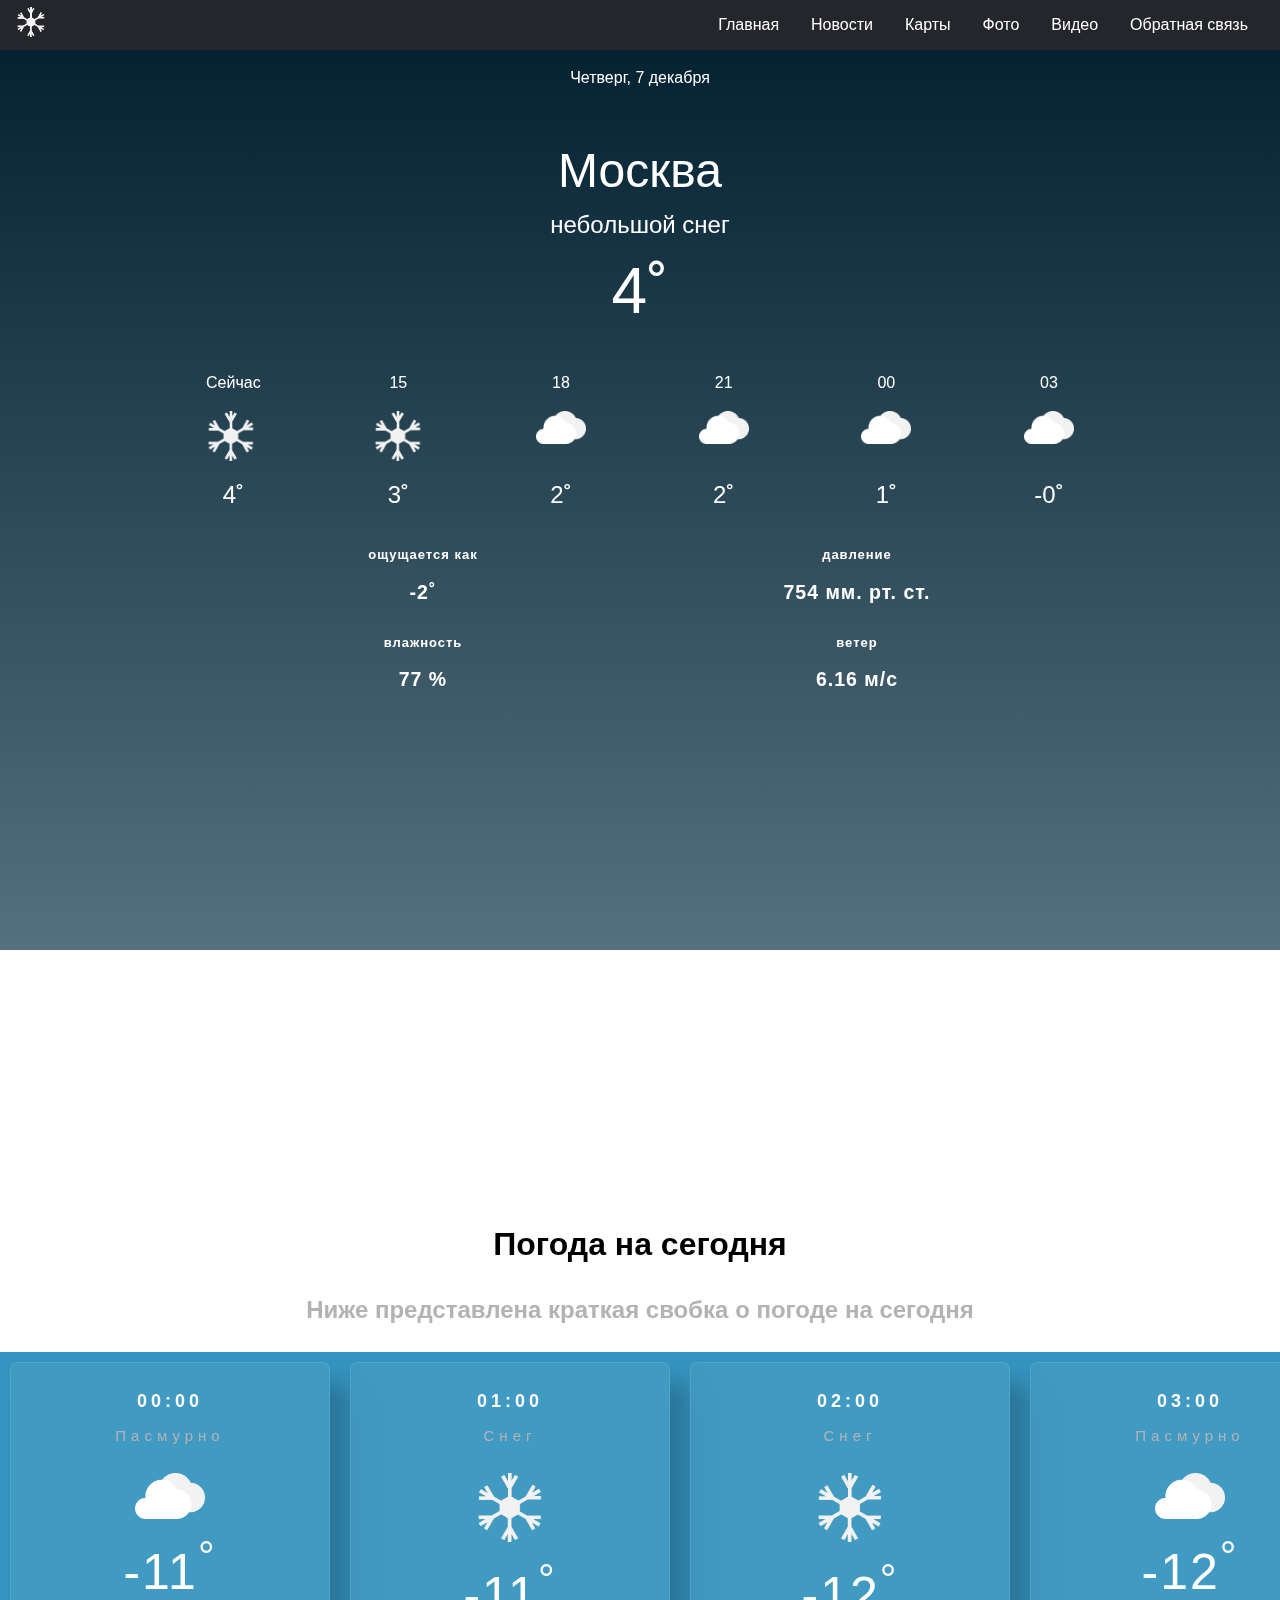
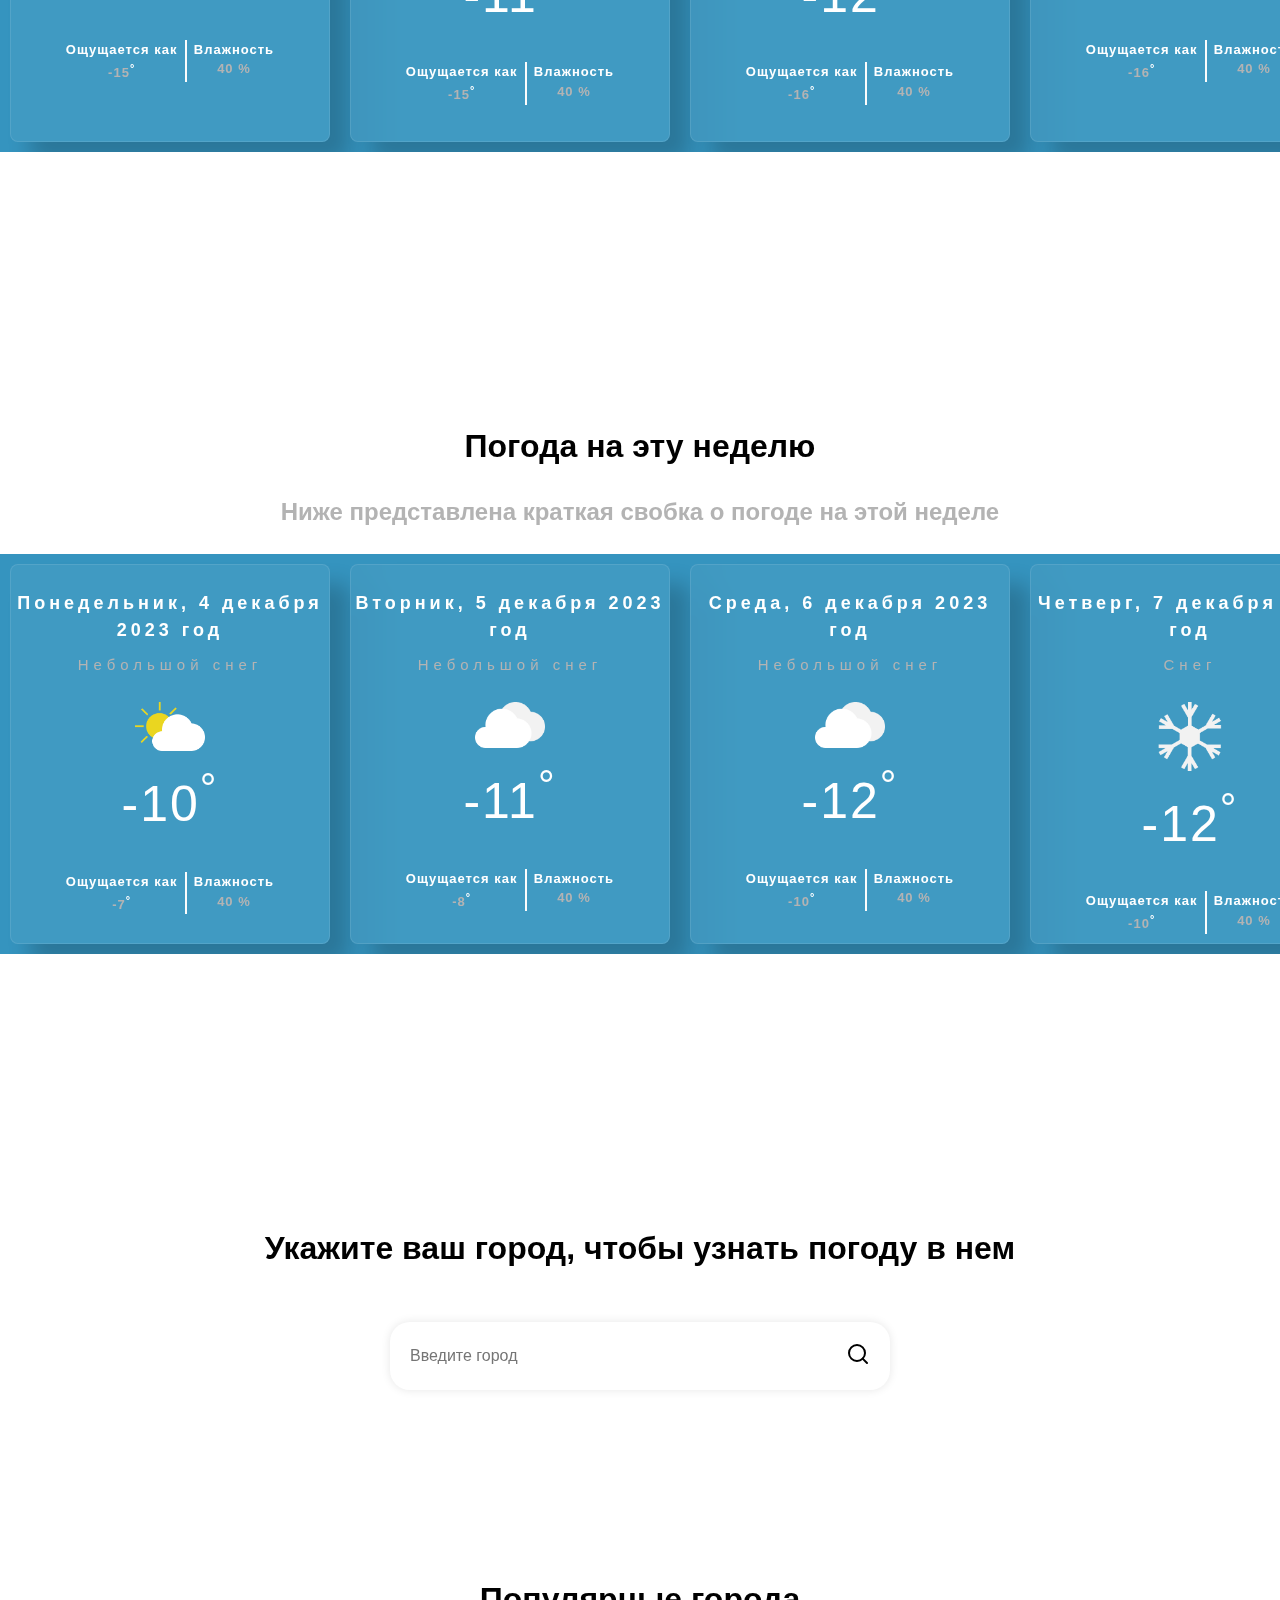
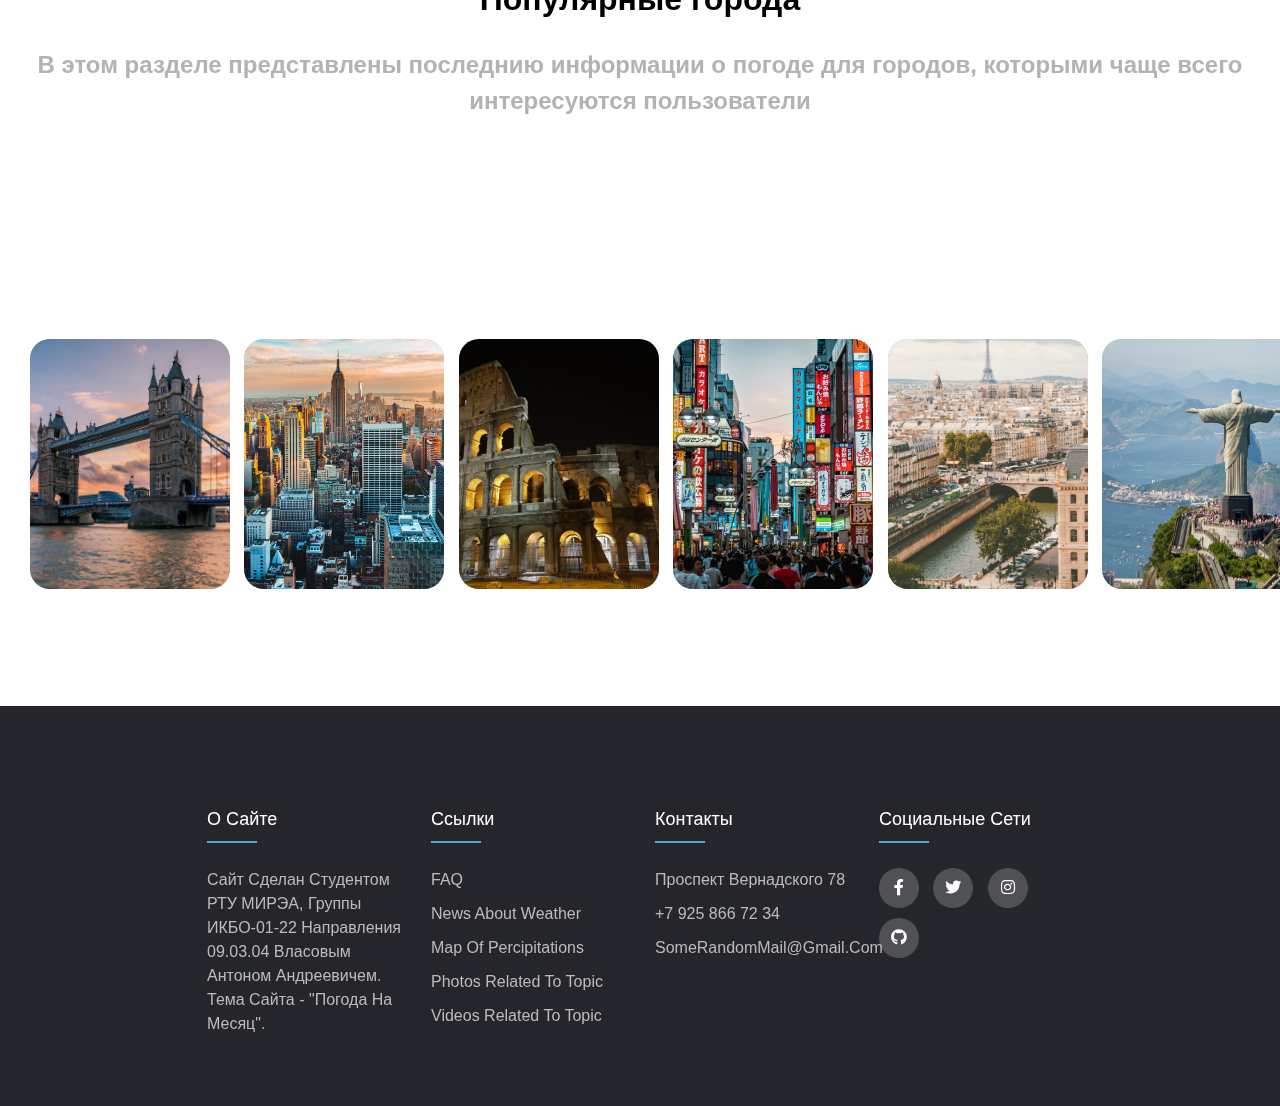
<file: index.html>
<!DOCTYPE html>
<html lang="ru">
<head>
    <meta charset="UTF-8">
    <meta name="viewport" content="width=device-width, initial-scale=1.0">
    <link rel="stylesheet" type="text/css" href="https://cdnjs.cloudflare.com/ajax/libs/font-awesome/5.15.1/css/all.min.css">
    <link rel="stylesheet" href="styles.css">
    <link rel="stylesheet" href="styles/main.css">
    <title>Курсовая работа</title>
</head>
<body>
    <header>
        <meta name="viewport" content="width=device-width, initial-scale=1">
        <section class="top-nav">
            <div>
                <img src="Photos/13d.png" alt="" width="30px" height="30px">
            </div>
            <input id="menu-toggle" type="checkbox" />
            <label class='menu-button-container' for="menu-toggle">
            <div class='menu-button'></div>
            </label>
            <ul class="menu">
                <li><a href="#" class="menU">Главная</a></li>
                <li><a href="News.html" class="menU">Новости</a></li>
                <li><a href="Maps.html" class="menU">Карты</a></li>
                <li><a href="Photos.html" class="menU">Фото</a></li>
                <li><a href="Videos.html" class="menU">Видео</a></li>
                <li><a href="contact.html" class="menU">Обратная связь</a></li>
            </ul>
        </section>
    </header>

    <div class="content">
       <div class="firstObj">
        <div class="weather">
            <div class="weather__inner">
              <div class="current">
                <div>Четверг, 7 декабря</div>
                <div class="headerSpace"></div>
                <div class="current__city"> Москва </div>
                <div class="current__description"> небольшой снег </div>
                <div class="current__temperature"> -15˚</div>
              </div>
        
              <div class="forecast">
                <div class="forecast__item">
                  <div class="forecast__time">Сейчас</div>
                  <div class="forecast__icon icon__01d"></div>
                  <div class="forecast__temperature"> -13˚</div>
                </div>
        
                <div class="forecast__item">
                  <div class="forecast__time"> 18 </div>
                  <div class="forecast__icon icon__01d"></div>
                  <div class="forecast__temperature"> -14˚</div>
                </div>
        
                <div class="forecast__item">
                  <div class="forecast__time"> 21 </div>
                  <div class="forecast__icon icon__04d"></div>
                  <div class="forecast__temperature"> -15˚</div>
                </div>
        
                <div class="forecast__item">
                  <div class="forecast__time"> 00 </div>
                  <div class="forecast__icon icon__04d"></div>
                  <div class="forecast__temperature"> -16˚</div>
                </div>
        
                <div class="forecast__item">
                  <div class="forecast__time"> 03 </div>
                  <div class="forecast__icon icon__02d"></div>
                  <div class="forecast__temperature"> -16˚</div>
                </div>
        
                <div class="forecast__item">
                  <div class="forecast__time"> 06 </div>
                  <div class="forecast__icon icon__02d"></div>
                  <div class="forecast__temperature"> -16˚</div>
                </div>
              </div>
        
              <div class="details">
                <div class="details__row">
                  <div class="details__item feelslike">
                    <div class="details__name">ощущается как</div>
                    <div class="details__value"> -20˚</div>
                  </div>
                  <div class="details__item pressure">
                    <div class="details__name">давление</div>
                    <div class="details__value"> 764 мм. рт. ст.</div>
                  </div>
                </div>
                <div class="details__row">
                  <div class="details__item humidity">
                    <div class="details__name">влажность</div>
                    <div class="details__value"> 89 %</div>
                  </div>
                  <div class="details__item wind">
                    <div class="details__name">ветер</div>
                    <div class="details__value"> 2 м/с</div>
                  </div>
                </div>
              </div>
            </div>
          </div>
          <script src='js/weather.js'></script>
       </div>
       
       <div class="spaceAbove"></div>
       <div>
            <h1 class="BlackText">Погода на сегодня</h1>
            <br>
            <h2 class="greyText">Ниже представлена краткая свобка о погоде на сегодня</h2>
            <br>
        </div>
       <div class="temp">
            <div class="card">
                <h4 class="C4">00:00</h4>
                <h6 class="C6">Пасмурно</h6>
                <img src="Photos/04d.png" alt="icon">
                <h1 class="C1">-11<sup>&deg;</sup></h1>
                <div class="container">
                    <div class="details">
                        <p>Ощущается как</p>
                        <span>-15<sup>&deg;</sup></span>
                    </div>
                    <div class="details">
                        <p>Влажность</p>
                        <span>40 %</span>
                    </div>
                </div>
            </div>
            <div class="card">
                <h4 class="C4">01:00</h4>
                <h6 class="C6">Снег</h6>
                <img src="Photos/13d.png" alt="icon">
                <h1 class="C1">-11<sup>&deg;</sup></h1>
                <div class="container">
                    <div class="details">
                        <p>Ощущается как</p>
                        <span>-15<sup>&deg;</sup></span>
                    </div>
                    <div class="details">
                        <p>Влажность</p>
                        <span>40 %</span>
                    </div>
                </div>
            </div>
            <div class="card">
                <h4 class="C4">02:00</h4>
                <h6 class="C6">Снег</h6>
                <img src="Photos/13d.png" alt="icon">
                <h1 class="C1">-12<sup>&deg;</sup></h1>
                <div class="container">
                    <div class="details">
                        <p>Ощущается как</p>
                        <span>-16<sup>&deg;</sup></span>
                    </div>
                    <div class="details">
                        <p>Влажность</p>
                        <span>40 %</span>
                    </div>
                </div>
            </div>
            <div class="card">
                <h4 class="C4">03:00</h4>
                <h6 class="C6">Пасмурно</h6>
                <img src="Photos/04d.png" alt="icon">
                <h1 class="C1">-12<sup>&deg;</sup></h1>
                <div class="container">
                    <div class="details">
                        <p>Ощущается как</p>
                        <span>-16<sup>&deg;</sup></span>
                    </div>
                    <div class="details">
                        <p>Влажность</p>
                        <span>40 %</span>
                    </div>
                </div>
            </div>
            <div class="card">
                <h4 class="C4">04:00</h4>
                <h6 class="C6">Пасмурно</h6>
                <img src="Photos/04d.png" alt="icon">
                <h1 class="C1">-12<sup>&deg;</sup></h1>
                <div class="container">
                    <div class="details">
                        <p>Ощущается как</p>
                        <span>-16<sup>&deg;</sup></span>
                    </div>
                    <div class="details">
                        <p>Влажность</p>
                        <span>40 %</span>
                    </div>
                </div>
            </div>
            <div class="card">
                <h4 class="C4">05:00</h4>
                <h6 class="C6">Пасмурно</h6>
                <img src="Photos/04d.png" alt="icon">
                <h1 class="C1">-12<sup>&deg;</sup></h1>
                <div class="container">
                    <div class="details">
                        <p>Ощущается как</p>
                        <span>-16<sup>&deg;</sup></span>
                    </div>
                    <div class="details">
                        <p>Влажность</p>
                        <span>40 %</span>
                    </div>
                </div>
            </div>
            <div class="card">
                <h4 class="C4">06:00</h4>
                <h6 class="C6">Пасмурно</h6>
                <img src="Photos/13d.png" alt="icon">
                <h1 class="C1">-12<sup>&deg;</sup></h1>
                <div class="container">
                    <div class="details">
                        <p>Ощущается как</p>
                        <span>-16<sup>&deg;</sup></span>
                    </div>
                    <div class="details">
                        <p>Влажность</p>
                        <span>40 %</span>
                    </div>
                </div>
            </div>
            <div class="card">
                <h4 class="C4">07:00</h4>
                <h6 class="C6">Пасмурно</h6>
                <img src="Photos/04d.png" alt="icon">
                <h1 class="C1">-13<sup>&deg;</sup></h1>
                <div class="container">
                    <div class="details">
                        <p>Ощущается как</p>
                        <span>-17<sup>&deg;</sup></span>
                    </div>
                    <div class="details">
                        <p>Влажность</p>
                        <span>40 %</span>
                    </div>
                </div>
            </div>
            <div class="card">
                <h4 class="C4">08:00</h4>
                <h6 class="C6">Пасмурно</h6>
                <img src="Photos/04d.png" alt="icon">
                <h1 class="C1">-13<sup>&deg;</sup></h1>
                <div class="container">
                    <div class="details">
                        <p>Ощущается как</p>
                        <span>-17<sup>&deg;</sup></span>
                    </div>
                    <div class="details">
                        <p>Влажность</p>
                        <span>40 %</span>
                    </div>
                </div>
            </div>
            <div class="card">
                <h4 class="C4">09:00</h4>
                <h6 class="C6">Пасмурно</h6>
                <img src="Photos/04d.png" alt="icon">
                <h1 class="C1">-13<sup>&deg;</sup></h1>
                <div class="container">
                    <div class="details">
                        <p>Ощущается как</p>
                        <span>-17<sup>&deg;</sup></span>
                    </div>
                    <div class="details">
                        <p>Влажность</p>
                        <span>40 %</span>
                    </div>
                </div>
            </div>
            <div class="card">
                <h4 class="C4">10:00</h4>
                <h6 class="C6">Пасмурно</h6>
                <img src="Photos/04d.png" alt="icon">
                <h1 class="C1">-13<sup>&deg;</sup></h1>
                <div class="container">
                    <div class="details">
                        <p>Ощущается как</p>
                        <span>-17<sup>&deg;</sup></span>
                    </div>
                    <div class="details">
                        <p>Влажность</p>
                        <span>40 %</span>
                    </div>
                </div>
            </div>
            <div class="card">
                <h4 class="C4">11:00</h4>
                <h6 class="C6">Пасмурно</h6>
                <img src="Photos/04d.png" alt="icon">
                <h1 class="C1">-13<sup>&deg;</sup></h1>
                <div class="container">
                    <div class="details">
                        <p>Ощущается как</p>
                        <span>-17<sup>&deg;</sup></span>
                    </div>
                    <div class="details">
                        <p>Влажность</p>
                        <span>40 %</span>
                    </div>
                </div>
            </div>
            <div class="card">
                <h4 class="C4">12:00</h4>
                <h6 class="C6">Пасмурно</h6>
                <img src="Photos/04d.png" alt="icon">
                <h1 class="C1">-13<sup>&deg;</sup></h1>
                <div class="container">
                    <div class="details">
                        <p>Ощущается как</p>
                        <span>-17<sup>&deg;</sup></span>
                    </div>
                    <div class="details">
                        <p>Влажность</p>
                        <span>40 %</span>
                    </div>
                </div>
            </div>
            <div class="card">
                <h4 class="C4">13:00</h4>
                <h6 class="C6">Пасмурно</h6>
                <img src="Photos/02d.png" alt="icon">
                <h1 class="C1">-12<sup>&deg;</sup></h1>
                <div class="container">
                    <div class="details">
                        <p>Ощущается как</p>
                        <span>-16<sup>&deg;</sup></span>
                    </div>
                    <div class="details">
                        <p>Влажность</p>
                        <span>40 %</span>
                    </div>
                </div>
            </div>
            <div class="card">
                <h4 class="C4">14:00</h4>
                <h6 class="C6">Пасмурно</h6>
                <img src="Photos/02d.png" alt="icon">
                <h1 class="C1">-12<sup>&deg;</sup></h1>
                <div class="container">
                    <div class="details">
                        <p>Ощущается как</p>
                        <span>-16<sup>&deg;</sup></span>
                    </div>
                    <div class="details">
                        <p>Влажность</p>
                        <span>40 %</span>
                    </div>
                </div>
            </div>
            <div class="card">
                <h4 class="C4">15:00</h4>
                <h6 class="C6">Пасмурно</h6>
                <img src="Photos/02d.png" alt="icon">
                <h1 class="C1">-12<sup>&deg;</sup></h1>
                <div class="container">
                    <div class="details">
                        <p>Ощущается как</p>
                        <span>-16<sup>&deg;</sup></span>
                    </div>
                    <div class="details">
                        <p>Влажность</p>
                        <span>40 %</span>
                    </div>
                </div>
            </div>
            <div class="card">
                <h4 class="C4">16:00</h4>
                <h6 class="C6">Снег</h6>
                <img src="Photos/13d.png" alt="icon">
                <h1 class="C1">-13<sup>&deg;</sup></h1>
                <div class="container">
                    <div class="details">
                        <p>Ощущается как</p>
                        <span>-17<sup>&deg;</sup></span>
                    </div>
                    <div class="details">
                        <p>Влажность</p>
                        <span>40 %</span>
                    </div>
                </div>
            </div>
            <div class="card">
                <h4 class="C4">17:00</h4>
                <h6 class="C6">Снег</h6>
                <img src="Photos/13d.png" alt="icon">
                <h1 class="C1">-13<sup>&deg;</sup></h1>
                <div class="container">
                    <div class="details">
                        <p>Ощущается как</p>
                        <span>-18<sup>&deg;</sup></span>
                    </div>
                    <div class="details">
                        <p>Влажность</p>
                        <span>40 %</span>
                    </div>
                </div>
            </div>
            <div class="card">
                <h4 class="C4">18:00</h4>
                <h6 class="C6">Пасмурно</h6>
                <img src="Photos/04d.png" alt="icon">
                <h1 class="C1">-14<sup>&deg;</sup></h1>
                <div class="container">
                    <div class="details">
                        <p>Ощущается как</p>
                        <span>-19<sup>&deg;</sup></span>
                    </div>
                    <div class="details">
                        <p>Влажность</p>
                        <span>40 %</span>
                    </div>
                </div>
            </div>
            <div class="card">
                <h4 class="C4">19:00</h4>
                <h6 class="C6">Пасмурно</h6>
                <img src="Photos/04d.png" alt="icon">
                <h1 class="C1">-14<sup>&deg;</sup></h1>
                <div class="container">
                    <div class="details">
                        <p>Ощущается как</p>
                        <span>-19<sup>&deg;</sup></span>
                    </div>
                    <div class="details">
                        <p>Влажность</p>
                        <span>40 %</span>
                    </div>
                </div>
            </div>
            <div class="card">
                <h4 class="C4">20:00</h4>
                <h6 class="C6">Пасмурно</h6>
                <img src="Photos/04d.png" alt="icon">
                <h1 class="C1">-15<sup>&deg;</sup></h1>
                <div class="container">
                    <div class="details">
                        <p>Ощущается как</p>
                        <span>-19<sup>&deg;</sup></span>
                    </div>
                    <div class="details">
                        <p>Влажность</p>
                        <span>40 %</span>
                    </div>
                </div>
            </div>
            <div class="card">
                <h4 class="C4">21:00</h4>
                <h6 class="C6">Пасмурно</h6>
                <img src="Photos/04d.png" alt="icon">
                <h1 class="C1">-15<sup>&deg;</sup></h1>
                <div class="container">
                    <div class="details">
                        <p>Ощущается как</p>
                        <span>-20<sup>&deg;</sup></span>
                    </div>
                    <div class="details">
                        <p>Влажность</p>
                        <span>40 %</span>
                    </div>
                </div>
            </div>
            <div class="card">
                <h4 class="C4">22:00</h4>
                <h6 class="C6">Пасмурно</h6>
                <img src="Photos/04d.png" alt="icon">
                <h1 class="C1">-15<sup>&deg;</sup></h1>
                <div class="container">
                    <div class="details">
                        <p>Ощущается как</p>
                        <span>-20<sup>&deg;</sup></span>
                    </div>
                    <div class="details">
                        <p>Влажность</p>
                        <span>40 %</span>
                    </div>
                </div>
            </div>
            <div class="card">
                <h4 class="C4">23:00</h4>
                <h6 class="C6">Пасмурно</h6>
                <img src="Photos/04d.png" alt="icon">
                <h1 class="C1">-15<sup>&deg;</sup></h1>
                <div class="container">
                    <div class="details">
                        <p>Ощущается как</p>
                        <span>-20<sup>&deg;</sup></span>
                    </div>
                    <div class="details">
                        <p>Влажность</p>
                        <span>40 %</span>
                    </div>
                </div>
            </div>
            <div class="card">
                <h4 class="C4">24:00</h4>
                <h6 class="C6">Пасмурно</h6>
                <img src="Photos/04d.png" alt="icon">
                <h1 class="C1">-15<sup>&deg;</sup></h1>
                <div class="container">
                    <div class="details">
                        <p>Ощущается как</p>
                        <span>-20<sup>&deg;</sup></span>
                    </div>
                    <div class="details">
                        <p>Влажность</p>
                        <span>40 %</span>
                    </div>
                </div>
            </div>
       </div>

        <div class="spaceAbove">

        </div>
        <div class="weeklyUpdate">
            <h1 class="BlackText">Погода на эту неделю</h1>
            <br>
            <h2 class="greyText">Ниже представлена краткая свобка о погоде на этой неделе</h2>
            <br>
        </div>
        <div class="week">
            <div class="temp">
                <div class="card">
                    <h4 class="C4">Понедельник, 4 декабря 2023 год</h4>
                    <h6 class="C6">Небольшой снег</h6>
                    <img src="Photos/02d.png" alt="icon">
                    <h1 class="C1">-10<sup>&deg;</sup></h1>
                    <div class="container">
                        <div class="details">
                            <p>Ощущается как</p>
                            <span>-7<sup>&deg;</sup></span>
                        </div>
                        <div class="details">
                            <p>Влажность</p>
                            <span>40 %</span>
                        </div>
                    </div>
                </div>
                <div class="card">
                    <h4 class="C4">Вторник, 5 декабря 2023 год</h4>
                    <h6 class="C6">Небольшой снег</h6>
                    <img src="Photos/04d.png" alt="icon">
                    <h1 class="C1">-11<sup>&deg;</sup></h1>
                    <div class="container">
                        <div class="details">
                            <p>Ощущается как</p>
                            <span>-8<sup>&deg;</sup></span>
                        </div>
                        <div class="details">
                            <p>Влажность</p>
                            <span>40 %</span>
                        </div>
                    </div>
                </div>
                <div class="card">
                    <h4 class="C4">Среда, 6 декабря 2023 год</h4>
                    <h6 class="C6">Небольшой снег</h6>
                    <img src="Photos/04d.png" alt="icon">
                    <h1 class="C1">-12<sup>&deg;</sup></h1>
                    <div class="container">
                        <div class="details">
                            <p>Ощущается как</p>
                            <span>-10<sup>&deg;</sup></span>
                        </div>
                        <div class="details">
                            <p>Влажность</p>
                            <span>40 %</span>
                        </div>
                    </div>
                </div>
                <div class="card">
                    <h4 class="C4">Четверг, 7 декабря 2023 год</h4>
                    <h6 class="C6">Снег</h6>
                    <img src="Photos/13d.png" alt="icon">
                    <h1 class="C1">-12<sup>&deg;</sup></h1>
                    <div class="container">
                        <div class="details">
                            <p>Ощущается как</p>
                            <span>-10<sup>&deg;</sup></span>
                        </div>
                        <div class="details">
                            <p>Влажность</p>
                            <span>40 %</span>
                        </div>
                    </div>
                </div>
                <div class="card">
                    <h4 class="C4">Пятница, 8 декабря 2023 год</h4>
                    <h6 class="C6">Снег</h6>
                    <img src="Photos/13d.png" alt="icon">
                    <h1 class="C1">-16<sup>&deg;</sup></h1>
                    <div class="container">
                        <div class="details">
                            <p>Ощущается как</p>
                            <span>-20<sup>&deg;</sup></span>
                        </div>
                        <div class="details">
                            <p>Влажность</p>
                            <span>40 %</span>
                        </div>
                    </div>
                </div>
                <div class="card">
                    <h4 class="C4">Суббота, 9 декабря 2023 год</h4>
                    <h6 class="C6">Облачно с прояснениями</h6>
                    <img src="Photos/02d.png" alt="icon">
                    <h1 class="C1">-15<sup>&deg;</sup></h1>
                    <div class="container">
                        <div class="details">
                            <p>Ощущается как</p>
                            <span>-21<sup>&deg;</sup></span>
                        </div>
                        <div class="details">
                            <p>Влажность</p>
                            <span>40 %</span>
                        </div>
                    </div>
                </div>
                <div class="card">
                    <h4 class="C4">Воскресенье, 10 декабря 2023 год</h4>
                    <h6 class="C6">Облачно с прояснениями</h6>
                    <img src="Photos/02d.png" alt="icon">
                    <h1 class="C1">-17<sup>&deg;</sup></h1>
                    <div class="container">
                        <div class="details">
                            <p>Ощущается как</p>
                            <span>-24<sup>&deg;</sup></span>
                        </div>
                        <div class="details">
                            <p>Влажность</p>
                            <span>40 %</span>
                        </div>
                    </div>
                </div>

            </div>
        </div>

       <div class="citySearch">
            <div class="spaceAbove"></div>
            <div class="searchBox">
                <h1 class="BlackText">Укажите ваш город, чтобы узнать погоду в нем</h1>
            </div>
            <div class="searchPanel">
                <div class="search-container">
                    <input type="text" id="city-search" placeholder="Введите город" class="inputCity">
                    <button id="search-button" aria-label="Поиск">
                        <svg xmlns="http://www.w3.org/2000/svg" viewBox="0 0 24 24" width="24" height="24" fill="none" stroke="black" stroke-width="2" stroke-linecap="round" stroke-linejoin="round">
                            <circle cx="11" cy="11" r="8"/>
                            <line x1="21" y1="21" x2="16.65" y2="16.65"/>
                        </svg>
                    </button>
                </div>
            </div>
       </div>
       <div class="lilspace"></div>
       <div class="Citynotif">
            <h1 class="BlackText">Популярные города</h1>
            <br>
            <h2 class="greyText">В этом разделе представлены последнию информации о погоде для городов, которыми чаще всего интересуются пользователи</h2>
       </div>
       <div class="cities">
        <div class="background"></div>
        <div class="background-texture"></div>
    
        <section class="carousel">
          <div class="carousel__container">
            <div class="carousel-item">
              <img
                class="carousel-item__img"
                src="Photos/LNDpic.jpeg"
                alt="people"
              />
              <div class="carousel-item__details">
                <div class="controls">
                  <span>London</span>
                </div>
                <h5 class="carousel-item__details--title">-5˚С  Идет дождь</h5>
                <h6 class="carousel-item__details--subtitle"></h6>
              </div>
            </div>
            <div class="carousel-item">
              <img
                class="carousel-item__img"
                src="Photos/NYpic.jpeg"
                alt="people"
              />
              <div class="carousel-item__details">
                <div class="controls">
                  <span>Нью-Йорк</span>
                  <span></span>
                </div>
                <h5 class="carousel-item__details--title">-15˚С   Пасмурно</h5>
                <h6 class="carousel-item__details--subtitle"></h6>
              </div>
            </div>
            <div class="carousel-item">
              <img
                class="carousel-item__img"
                src="Photos/Romepic.jpeg"
                alt="people"
              />
              <div class="carousel-item__details">
                <div class="controls">
                  <span>Рим</span>
                </div>
                <h5 class="carousel-item__details--title">+10˚С  Солнечно</h5>
                <h6 class="carousel-item__details--subtitle"></h6>
              </div>
            </div>
            <div class="carousel-item">
              <img
                class="carousel-item__img"
                src="Photos/Tokyopic.webp"
                alt="people"
              />
              <div class="carousel-item__details">
                <div class="controls">
                  <span>Токио</span>
                </div>
                <h5 class="carousel-item__details--title">+2˚С Пасмурно</h5>
                <h6 class="carousel-item__details--subtitle"></h6>
              </div>
            </div>
            <div class="carousel-item">
              <img
                class="carousel-item__img"
                src="Photos/Parispic.avif"
                alt="people"
              />
              <div class="carousel-item__details">
                <div class="controls">
                  <span>Париж</span>
                </div>
                <h5 class="carousel-item__details--title">-5˚С Солнечно</h5>
                <h6 class="carousel-item__details--subtitle"></h6>
              </div>
            </div>
            <div class="carousel-item">
              <img
                class="carousel-item__img"
                src="Photos/Riopic.avif"
                alt="people"
              />
              <div class="carousel-item__details">
                <div class="controls">
                  <span>Бразилия</span>
                </div>
                <h5 class="carousel-item__details--title">+19˚С Солнечно</h5>
                <h6 class="carousel-item__details--subtitle"></h6>
              </div>
            </div>
    
            <div class="carousel-item">
              <img
                class="carousel-item__img"
                src="Photos/Moscpic.jpeg"
                alt="people"
              />
              <div class="carousel-item__details">
                <div class="controls">
                  <span>Москва</span>
                </div>
                <h5 class="carousel-item__details--title">-15˚С Снег</h5>
                <h6 class="carousel-item__details--subtitle"></h6>
              </div>
            </div>
          </div>
        </section>
       </div>

    </div>

    <footer class="footer">
        <div class="container">
            <div class="row">
                <div class="footer-col">
                    <h4>О сайте</h4>
                    <ul>
                        <li><a href="#">Сайт сделан студентом РТУ МИРЭА, группы ИКБО-01-22 направления 09.03.04 Власовым Антоном Андреевичем. Тема сайта - "погода на месяц".</a></li>                       
                    </ul>
                </div>
                <div class="footer-col">
                    <h4>Ссылки</h4>
                    <ul>
                        <li><a href="#">FAQ</a></li>
                        <li><a href="#">News about weather</a></li>
                        <li><a href="#">Map of percipitations</a></li>
                        <li><a href="#">Photos related to topic</a></li>
                        <li><a href="#">Videos related to topic</a></li>
                    </ul>
                </div>
                <div class="footer-col">
                    <h4>Контакты</h4>
                    <ul>
                        <li><a href="#">Проспект Вернадского 78</a></li>
                        <li><a href="#">+7 925 866 72 34</a></li>
                        <li><a href="#">SomeRandomMail@gmail.com</a></li>
                    </ul>
                </div>
                <div class="footer-col">
                    <h4>Социальные сети</h4>
                    <div class="social-links">
                        <a href="#"><i class="fab fa-facebook-f"></i></a>
                        <a href="#"><i class="fab fa-twitter"></i></a>
                        <a href="#"><i class="fab fa-instagram"></i></a>
                        <a href="#"><i class="fab fa-github"></i></a>
                    </div>
                </div>
            </div>
        </div>
   </footer>
</body>
</html>
</file>
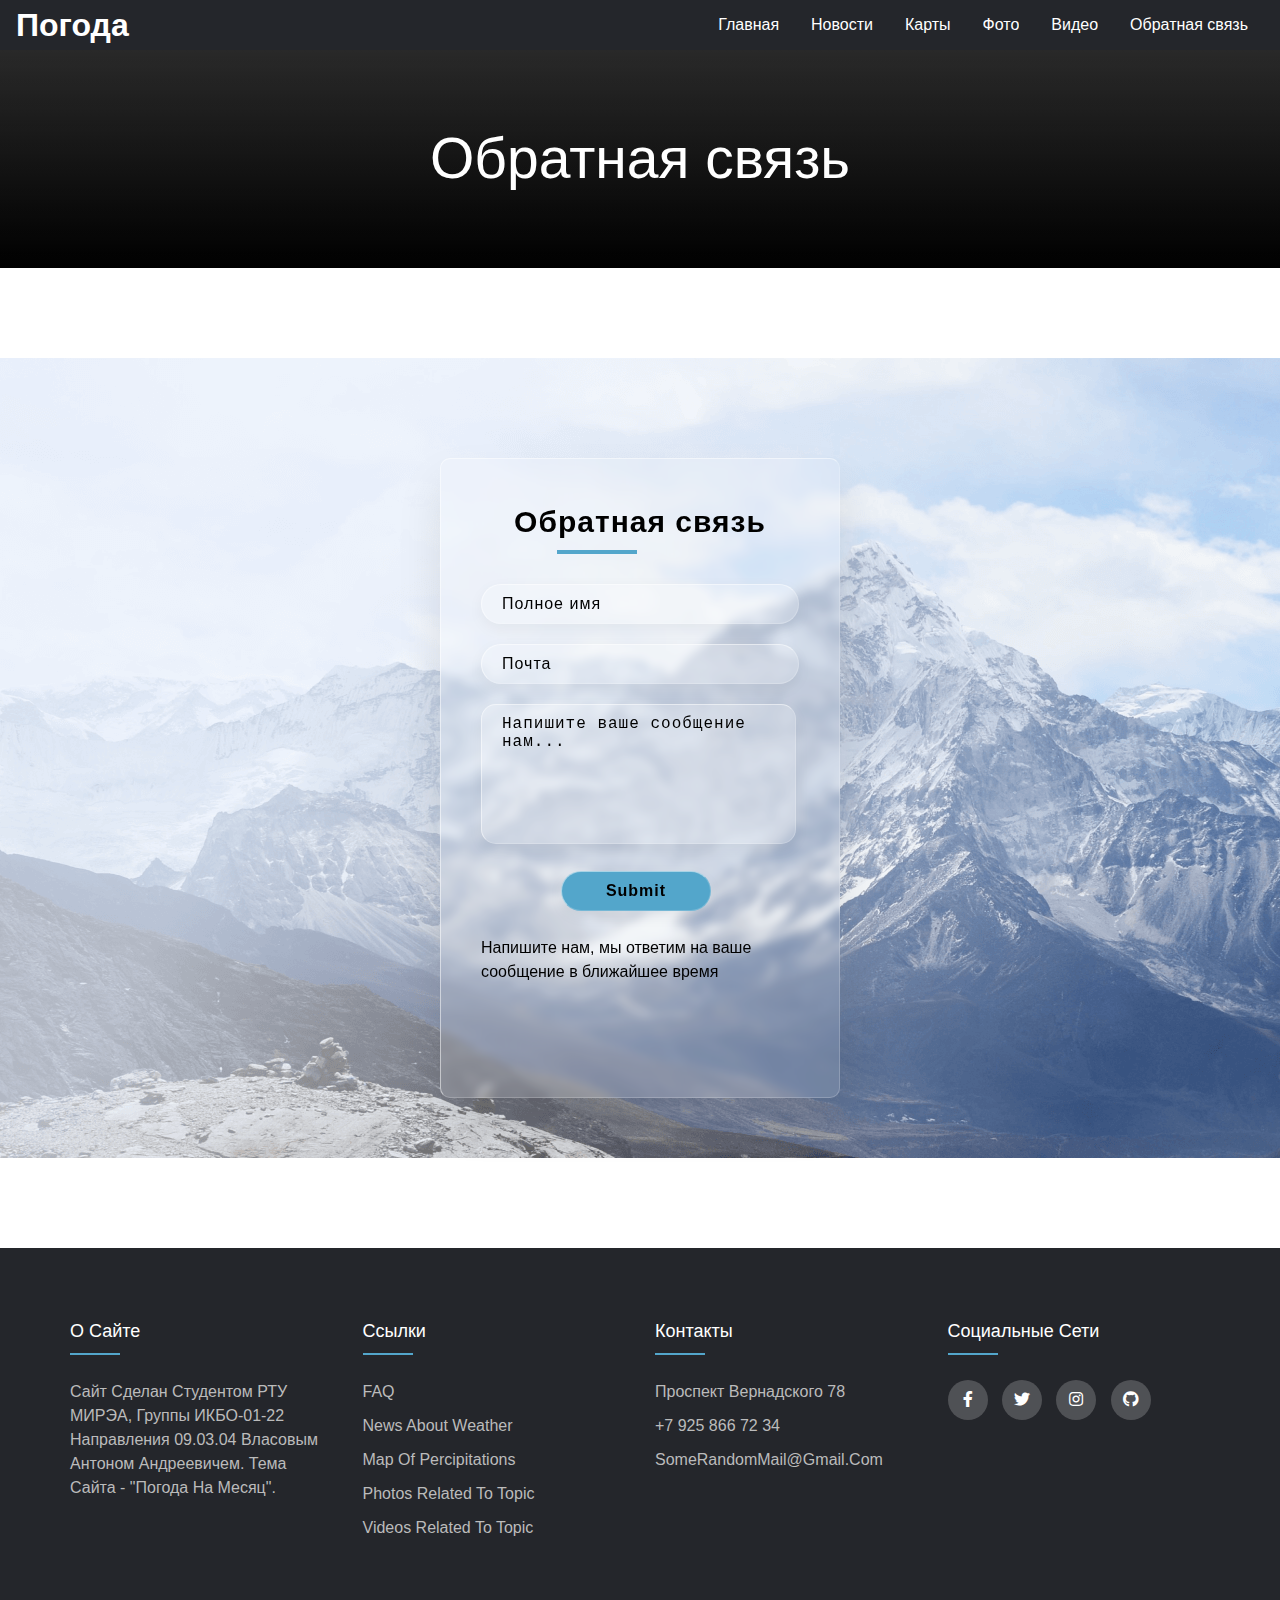
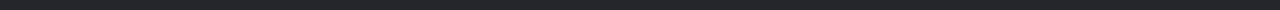
<file: contact.html>
<!DOCTYPE html>
<html lang="ru">
<head>
    <meta charset="UTF-8">
    <meta name="viewport" content="width=device-width, initial-scale=1.0">
    <link rel="stylesheet" type="text/css" href="https://cdnjs.cloudflare.com/ajax/libs/font-awesome/5.15.1/css/all.min.css">
    <link rel="stylesheet" href="contact.css">
    <title>Курсовая работа</title>
</head>
<body>
    <header>
        <meta name="viewport" content="width=device-width, initial-scale=1">
        <section class="top-nav">
            <div>
                <h1>Погода</h1>
            </div>
            <input id="menu-toggle" type="checkbox" />
            <label class='menu-button-container' for="menu-toggle">
            <div class='menu-button'></div>
            </label>
            <ul class="menu">
                <li><a href="index.html" class="menU">Главная</a></li>
                <li><a href="News.html" class="menU">Новости</a></li>
                <li><a href="Maps.html" class="menU">Карты</a></li>
                <li><a href="Photos.html" class="menU">Фото</a></li>
                <li><a href="Videos.html" class="menU">Видео</a></li>
                <li><a href="#" class="menU">Обратная связь</a></li>
            </ul>
        </section>
    </header>


    <div class="content">
        <section class="inner-slider ">
            <div class="container">
                <h2 class="title">Обратная связь</h2>
            </div>
            <div class='clouds'>
                <div class='clouds-1'></div>
                <div class='clouds-2'></div>
                <div class='clouds-3'></div>
            </div>
        </section>

        <div class="spaceAbove"></div>

        <div class="formm">
            <div class="containerr">
                <div class="form">
                    <h2>Обратная связь</h2>
                    <form action="">
                        <div class="inputBx">
                            <input type="text" placeholder="Полное имя">
                        </div>
                        <div class="inputBx">
                            <input type="email" placeholder="Почта">
                        </div>
                        <div class="inputBx">
                            <textarea name="message" id="" placeholder="Напишите ваше сообщение нам..."></textarea>
                        </div>
                        <div class="inputBx">
                            <input type="submit" value="Submit">
                        </div>
                        <p class="text">Напишите нам, мы ответим на ваше сообщение в ближайшее время</p>
                    </form>
                </div>
            </div>
        </div>

        <div class="spaceAbove"></div>
        

    </div>


    <footer class="footer">
        <div class="container">
            <div class="row">
                <div class="footer-col">
                    <h4>О сайте</h4>
                    <ul>
                        <li><a href="#">Сайт сделан студентом РТУ МИРЭА, группы ИКБО-01-22 направления 09.03.04 Власовым Антоном Андреевичем. Тема сайта - "погода на месяц".</a></li>
                        
                    </ul>
                </div>
                <div class="footer-col">
                    <h4>Ссылки</h4>
                    <ul>
                        <li><a href="#">FAQ</a></li>
                        <li><a href="#">News about weather</a></li>
                        <li><a href="#">Map of percipitations</a></li>
                        <li><a href="#">Photos related to topic</a></li>
                        <li><a href="#">Videos related to topic</a></li>
                    </ul>
                </div>
                <div class="footer-col">
                    <h4>Контакты</h4>
                    <ul>
                        <li><a href="#">Проспект Вернадского 78</a></li>
                        <li><a href="#">+7 925 866 72 34</a></li>
                        <li><a href="#">SomeRandomMail@gmail.com</a></li>
                    </ul>
                </div>
                <div class="footer-col">
                    <h4>Социальные сети</h4>
                    <div class="social-links">
                        <a href="#"><i class="fab fa-facebook-f"></i></a>
                        <a href="#"><i class="fab fa-twitter"></i></a>
                        <a href="#"><i class="fab fa-instagram"></i></a>
                        <a href="#"><i class="fab fa-github"></i></a>
                    </div>
                </div>
            </div>
        </div>
   </footer>
</body>
</file>
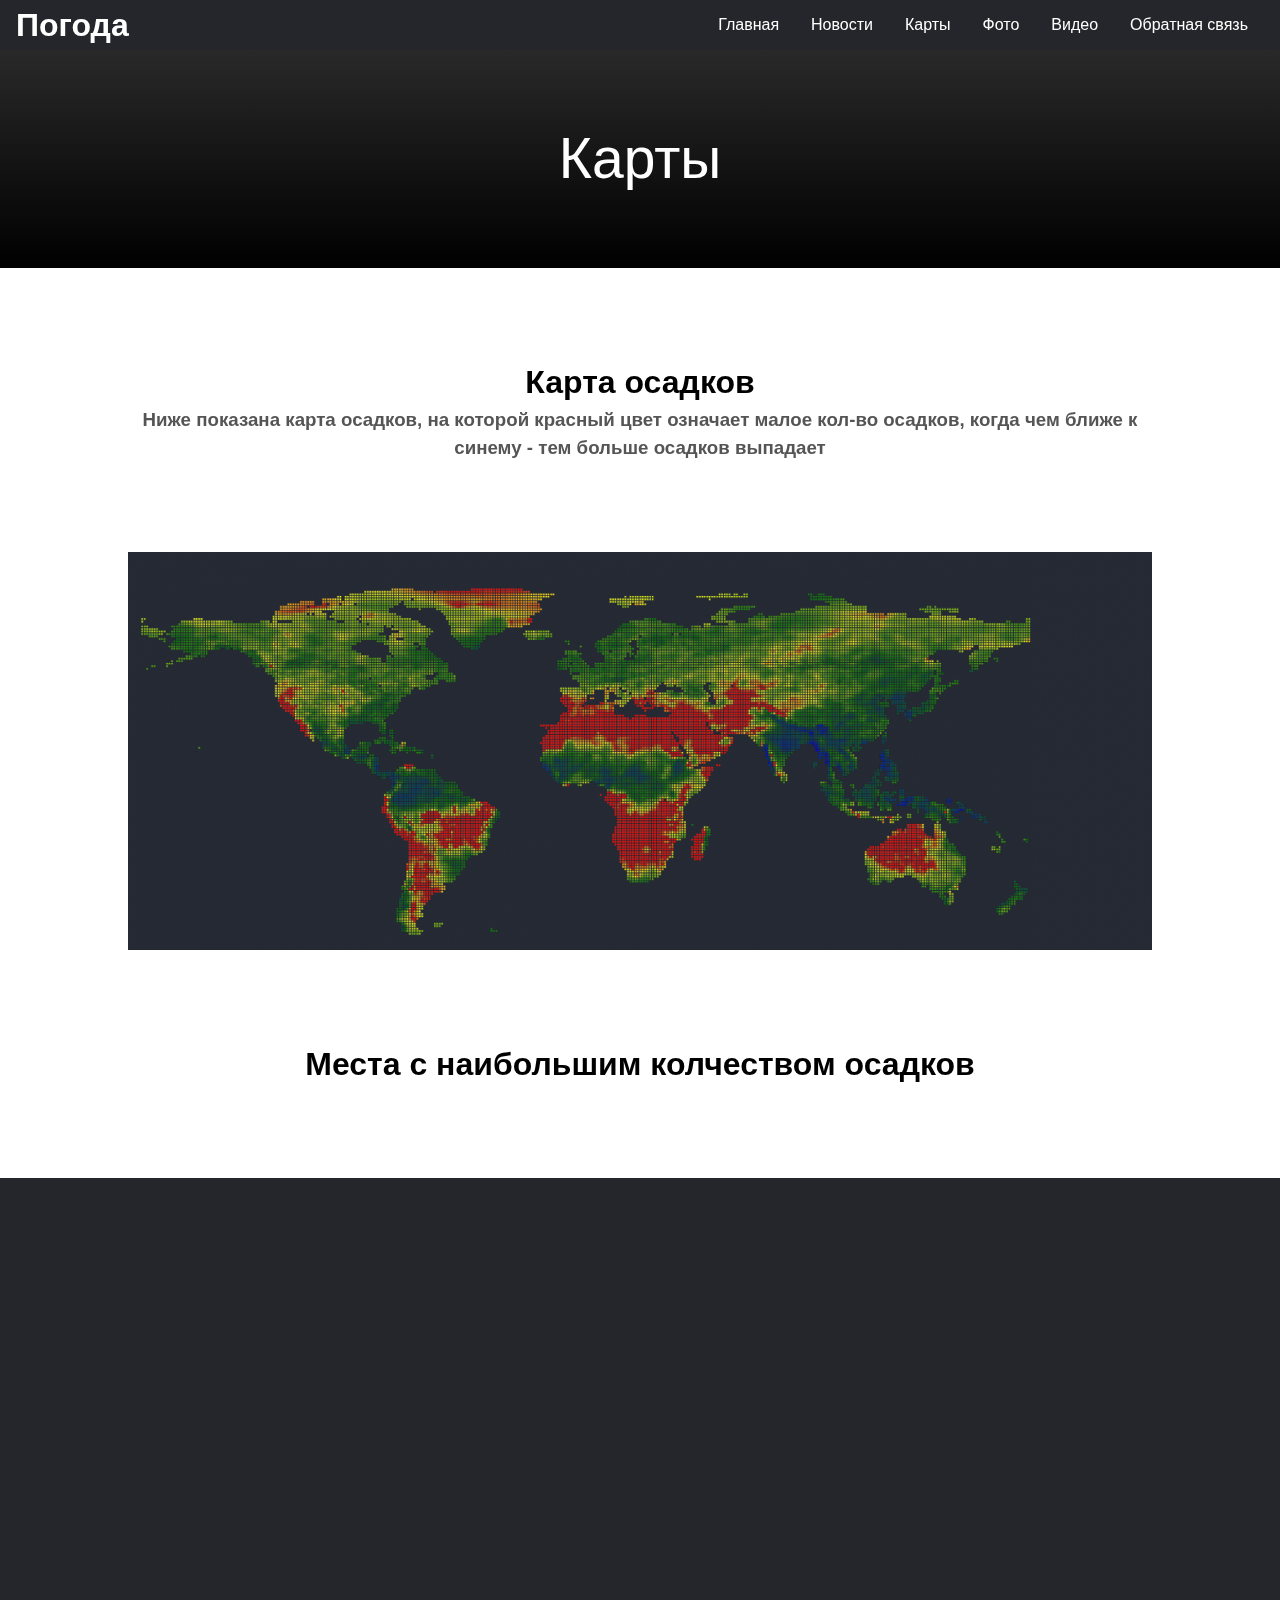
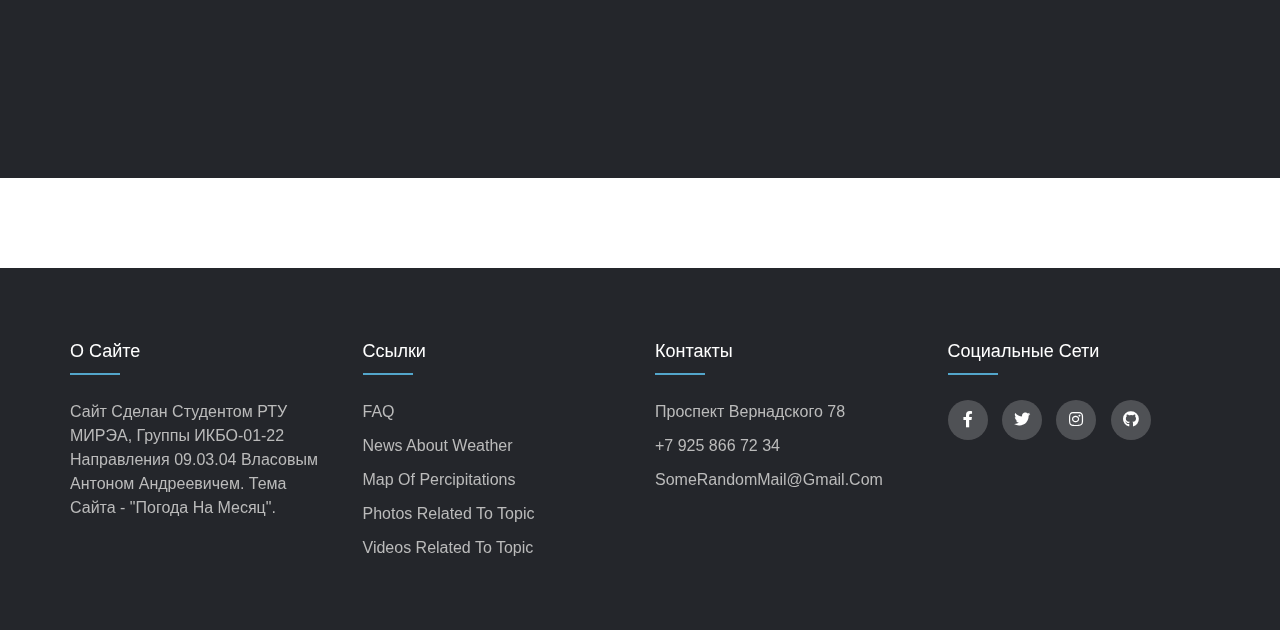
<file: Maps.html>
<!DOCTYPE html>
<html lang="ru">
<head>
    <meta charset="UTF-8">
    <meta name="viewport" content="width=device-width, initial-scale=1.0">
    <link rel="stylesheet" type="text/css" href="https://cdnjs.cloudflare.com/ajax/libs/font-awesome/5.15.1/css/all.min.css">
    <link rel="stylesheet" href="Maps.css">
    <title>Курсовая работа</title>
</head>
<body>
    <header>
        <meta name="viewport" content="width=device-width, initial-scale=1">
        <section class="top-nav">
            <div>
                <h1>Погода</h1>
            </div>
            <input id="menu-toggle" type="checkbox" />
            <label class='menu-button-container' for="menu-toggle">
            <div class='menu-button'></div>
            </label>
            <ul class="menu">
                <li><a href="index.html" class="menU">Главная</a></li>
                <li><a href="News.html" class="menU">Новости</a></li>
                <li><a href="#" class="menU">Карты</a></li>
                <li><a href="Photos.html" class="menU">Фото</a></li>
                <li><a href="Videos.html" class="menU">Видео</a></li>
                <li><a href="contact.html" class="menU">Обратная связь</a></li>
            </ul>
        </section>
    </header>


    <div class="content">
        <section class="inner-slider ">
            <div class="container">
                <h2 class="title">Карты</h2>
            </div>
            <div class='clouds'>
                <div class='clouds-1'></div>
                <div class='clouds-2'></div>
                <div class='clouds-3'></div>
            </div>
        </section>


        <div class="spaceAbove"></div>
        <div class="desc">
            <h1 class="rainMap">Карта осадков</h1>
        </div>
        <div class="describ">
            <h3 class="describb">Ниже показана карта осадков, на которой красный цвет означает малое кол-во осадков, когда чем ближе к синему - тем больше осадков выпадает</h3>
        </div>
        <div class="spaceAbove"></div>
        <div class="FirstMap">
            <img src="Photos/rainmap.png" alt="" class="rainMap1" >
        </div>
        <div class="spaceAbove"></div>
        <div class="desc">
            <h1 class="rainMap">Места с наибольшим колчеством осадков</h1>
        </div>
        <div class="spaceAbove"></div>
        <div class="Map">
            <div class="Elem">
                <iframe src="https://www.google.com/maps/embed?pb=!1m18!1m12!1m3!1d14800600.913332662!2d-2.9246725939749703!3d63.07452743341!2m3!1f0!2f0!3f0!3m2!1i1024!2i768!4f13.1!3m3!1m2!1s0x461268458f4de5bf%3A0xa1b03b9db864d02b!2z0J3QvtGA0LLQtdCz0LjRjw!5e0!3m2!1sru!2sru!4v1701942548060!5m2!1sru!2sru" width="600" height="450" style="border:0;" allowfullscreen="" loading="lazy" referrerpolicy="no-referrer-when-downgrade"></iframe>
            </div>
            <div class="Elem">
                <iframe src="https://www.google.com/maps/embed?pb=!1m18!1m12!1m3!1d19798181.635283995!2d-25.36344621773572!3d52.71829248984887!2m3!1f0!2f0!3f0!3m2!1i1024!2i768!4f13.1!3m3!1m2!1s0x25a3b1142c791a9%3A0xc4f8a0433288257a!2z0JLQtdC70LjQutC-0LHRgNC40YLQsNC90LjRjw!5e0!3m2!1sru!2sru!4v1701943041691!5m2!1sru!2sru" width="600" height="450" style="border:0;" allowfullscreen="" loading="lazy" referrerpolicy="no-referrer-when-downgrade"></iframe>
            </div>
            <div class="Elem">
                <iframe src="https://www.google.com/maps/embed?pb=!1m18!1m12!1m3!1d4916051.784316816!2d-17.688383586826728!3d53.012886001650166!2m3!1f0!2f0!3f0!3m2!1i1024!2i768!4f13.1!3m3!1m2!1s0x4859bae45c4027fb%3A0xcf7c1234cedbf408!2z0JjRgNC70LDQvdC00LjRjw!5e0!3m2!1sru!2sru!4v1701943236360!5m2!1sru!2sru" width="600" height="450" style="border:0;" allowfullscreen="" loading="lazy" referrerpolicy="no-referrer-when-downgrade"></iframe>
            </div>
            <div class="Elem">
                <iframe src="https://www.google.com/maps/embed?pb=!1m18!1m12!1m3!1d511631.2449317479!2d29.433959782489065!3d59.93945046976641!2m3!1f0!2f0!3f0!3m2!1i1024!2i768!4f13.1!3m3!1m2!1s0x4696378cc74a65ed%3A0x6dc7673fab848eff!2z0KHQsNC90LrRgi3Qn9C10YLQtdGA0LHRg9GA0LM!5e0!3m2!1sru!2sru!4v1701943336566!5m2!1sru!2sru" width="600" height="450" style="border:0;" allowfullscreen="" loading="lazy" referrerpolicy="no-referrer-when-downgrade"></iframe>
            </div>
            <div class="Elem">
                <iframe src="https://www.google.com/maps/embed?pb=!1m18!1m12!1m3!1d30767175.174119063!2d60.94705974433099!3d19.72289531108021!2m3!1f0!2f0!3f0!3m2!1i1024!2i768!4f13.1!3m3!1m2!1s0x30635ff06b92b791%3A0xd78c4fa1854213a6!2z0JjQvdC00LjRjw!5e0!3m2!1sru!2sru!4v1701943395258!5m2!1sru!2sru" width="600" height="450" style="border:0;" allowfullscreen="" loading="lazy" referrerpolicy="no-referrer-when-downgrade"></iframe>
            </div>
            <div class="Elem">
                <iframe src="https://www.google.com/maps/embed?pb=!1m18!1m12!1m3!1d30767175.174119063!2d60.94705974433099!3d19.72289531108021!2m3!1f0!2f0!3f0!3m2!1i1024!2i768!4f13.1!3m3!1m2!1s0x2c4c07d7496404b7%3A0xe37b4de71badf485!2z0JjQvdC00L7QvdC10LfQuNGP!5e0!3m2!1sru!2sru!4v1701943439376!5m2!1sru!2sru" width="600" height="450" style="border:0;" allowfullscreen="" loading="lazy" referrerpolicy="no-referrer-when-downgrade"></iframe>
            </div>
            <div class="Elem">
                <iframe src="https://www.google.com/maps/embed?pb=!1m18!1m12!1m3!1d16013006.446974881!2d111.91368853312547!3d11.52131130368762!2m3!1f0!2f0!3f0!3m2!1i1024!2i768!4f13.1!3m3!1m2!1s0x324053215f87de63%3A0x784790ef7a29da57!2z0KTQuNC70LjQv9C_0LjQvdGL!5e0!3m2!1sru!2sru!4v1701943468408!5m2!1sru!2sru" width="600" height="450" style="border:0;" allowfullscreen="" loading="lazy" referrerpolicy="no-referrer-when-downgrade"></iframe>
            </div>
        </div>
        <div class="spaceAbove"></div>

    </div>



    <footer class="footer">
        <div class="container">
            <div class="row">
                <div class="footer-col">
                    <h4>О сайте</h4>
                    <ul>
                        <li><a href="#">Сайт сделан студентом РТУ МИРЭА, группы ИКБО-01-22 направления 09.03.04 Власовым Антоном Андреевичем. Тема сайта - "погода на месяц".</a></li>
                        
                    </ul>
                </div>
                <div class="footer-col">
                    <h4>Ссылки</h4>
                    <ul>
                        <li><a href="#">FAQ</a></li>
                        <li><a href="#">News about weather</a></li>
                        <li><a href="#">Map of percipitations</a></li>
                        <li><a href="#">Photos related to topic</a></li>
                        <li><a href="#">Videos related to topic</a></li>
                    </ul>
                </div>
                <div class="footer-col">
                    <h4>Контакты</h4>
                    <ul>
                        <li><a href="#">Проспект Вернадского 78</a></li>
                        <li><a href="#">+7 925 866 72 34</a></li>
                        <li><a href="#">SomeRandomMail@gmail.com</a></li>
                    </ul>
                </div>
                <div class="footer-col">
                    <h4>Социальные сети</h4>
                    <div class="social-links">
                        <a href="#"><i class="fab fa-facebook-f"></i></a>
                        <a href="#"><i class="fab fa-twitter"></i></a>
                        <a href="#"><i class="fab fa-instagram"></i></a>
                        <a href="#"><i class="fab fa-github"></i></a>
                    </div>
                </div>
            </div>
        </div>
   </footer>
</body>
</file>
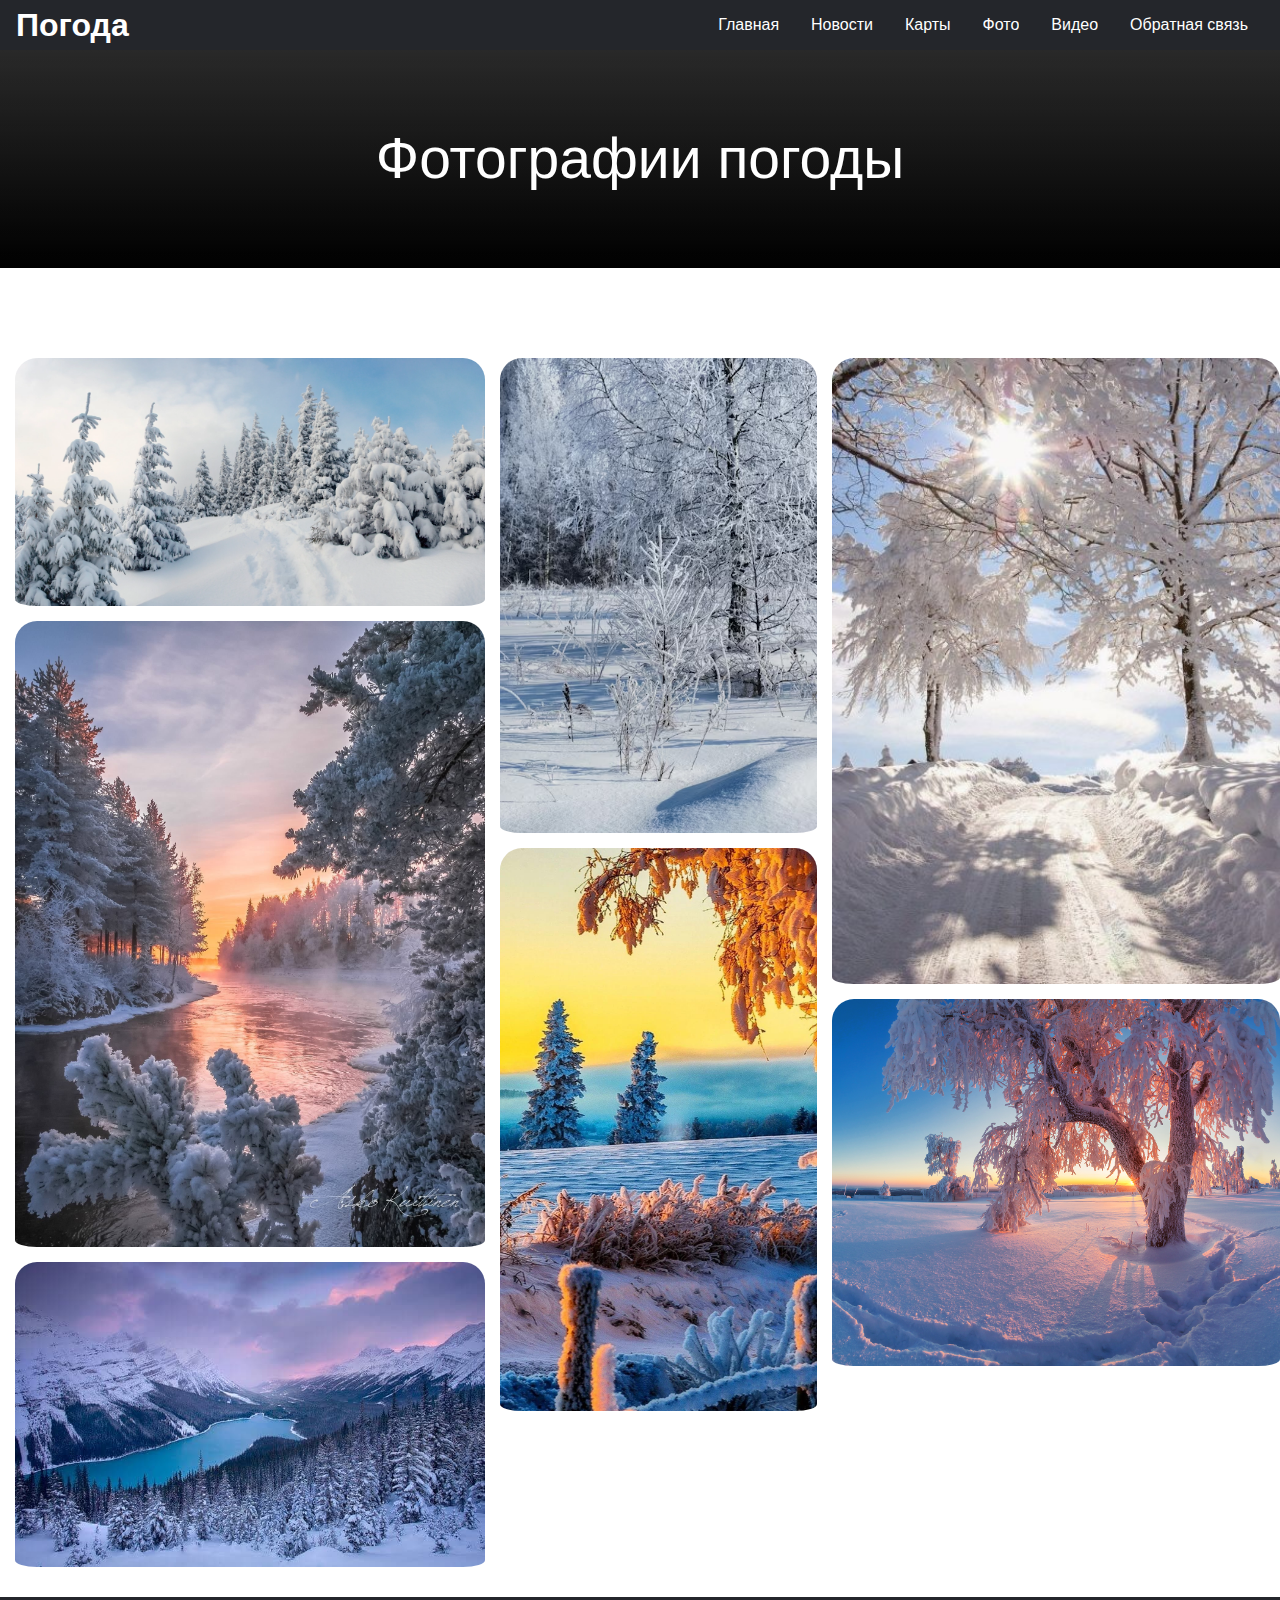
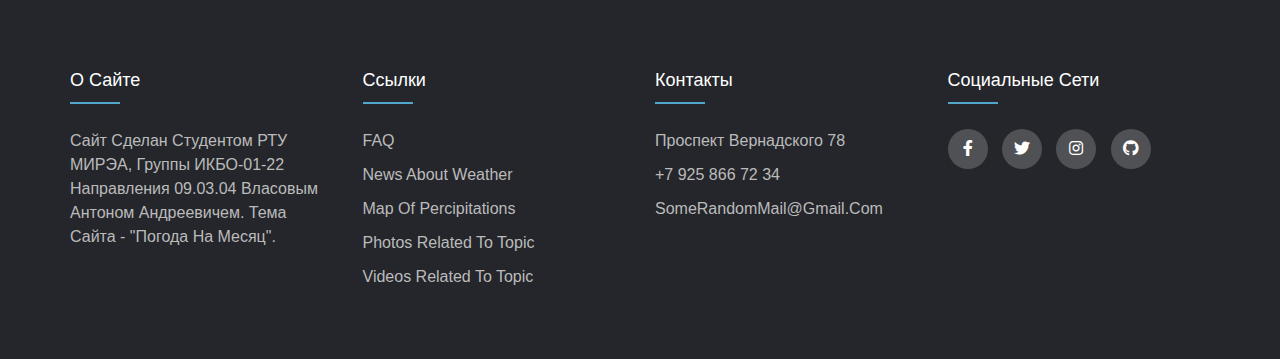
<file: Photos.html>
<!DOCTYPE html>
<html lang="ru">
<head>
    <meta charset="UTF-8">
    <meta name="viewport" content="width=device-width, initial-scale=1.0">
    <link rel="stylesheet" type="text/css" href="https://cdnjs.cloudflare.com/ajax/libs/font-awesome/5.15.1/css/all.min.css">
    <link rel="stylesheet" href="Photos.css">
    <title>Курсовая работа</title>
</head>
<body>
    <header>
        <meta name="viewport" content="width=device-width, initial-scale=1">
        <section class="top-nav">
            <div>
                <h1>Погода</h1>
            </div>
            <input id="menu-toggle" type="checkbox" />
            <label class='menu-button-container' for="menu-toggle">
            <div class='menu-button'></div>
            </label>
            <ul class="menu">
                <li><a href="index.html" class="menU">Главная</a></li>
                <li><a href="News.html" class="menU">Новости</a></li>
                <li><a href="Maps.html" class="menU">Карты</a></li>
                <li><a href="#" class="menU">Фото</a></li>
                <li><a href="Videos.html" class="menU">Видео</a></li>
                <li><a href="contact.html" class="menU">Обратная связь</a></li>
            </ul>
        </section>
    </header>


    <div class="content">
        <section class="inner-slider ">
            <div class="container">
                <h2 class="title">Фотографии погоды</h2>
            </div>
            <div class='clouds'>
                <div class='clouds-1'></div>
                <div class='clouds-2'></div>
                <div class='clouds-3'></div>
            </div>
        </section>

        <div class="spaceAbove"></div>

        <div class="Gallary">
            <div class="rows img-grid">
                <div class="column fit-image">
                    <div class="rows"><img src="./Gallary/pic1.webp" alt="" class="Pics" ></div>
                    <div class="rows"><img src="./Gallary/pic7.jpeg" alt="" class="Pics" ></div>
                    <div class="rows"><img src="./Gallary/pic2.jpeg" alt="" class="Pics" ></div>
                </div>
                <div class="column fit-image">
                    <div class="rows"><img src="./Gallary/pic4.avif" alt="" class="Pics" ></div>
                    <div class="rows"><img src="./Gallary/pic6.jpeg" alt="" class="Pics" ></div>
                    
                </div>
                <div class="column fit-image">
                    <div class="rows"><img src="./Gallary/pic8.jpeg" alt="" class="Pics" ></div>
                    <div class="rows"><img src="./Gallary/pic3.jpeg" alt="" class="Pics" ></div>
                    
                </div>
            </div>
            
        </div>

    </div>


    <footer class="footer">
        <div class="container">
            <div class="row">
                <div class="footer-col">
                    <h4>О сайте</h4>
                    <ul>
                        <li><a href="#">Сайт сделан студентом РТУ МИРЭА, группы ИКБО-01-22 направления 09.03.04 Власовым Антоном Андреевичем. Тема сайта - "погода на месяц".</a></li>
                        
                    </ul>
                </div>
                <div class="footer-col">
                    <h4>Ссылки</h4>
                    <ul>
                        <li><a href="#">FAQ</a></li>
                        <li><a href="#">News about weather</a></li>
                        <li><a href="#">Map of percipitations</a></li>
                        <li><a href="#">Photos related to topic</a></li>
                        <li><a href="#">Videos related to topic</a></li>
                    </ul>
                </div>
                <div class="footer-col">
                    <h4>Контакты</h4>
                    <ul>
                        <li><a href="#">Проспект Вернадского 78</a></li>
                        <li><a href="#">+7 925 866 72 34</a></li>
                        <li><a href="#">SomeRandomMail@gmail.com</a></li>
                    </ul>
                </div>
                <div class="footer-col">
                    <h4>Социальные сети</h4>
                    <div class="social-links">
                        <a href="#"><i class="fab fa-facebook-f"></i></a>
                        <a href="#"><i class="fab fa-twitter"></i></a>
                        <a href="#"><i class="fab fa-instagram"></i></a>
                        <a href="#"><i class="fab fa-github"></i></a>
                    </div>
                </div>
            </div>
        </div>
   </footer>
</body>
</file>
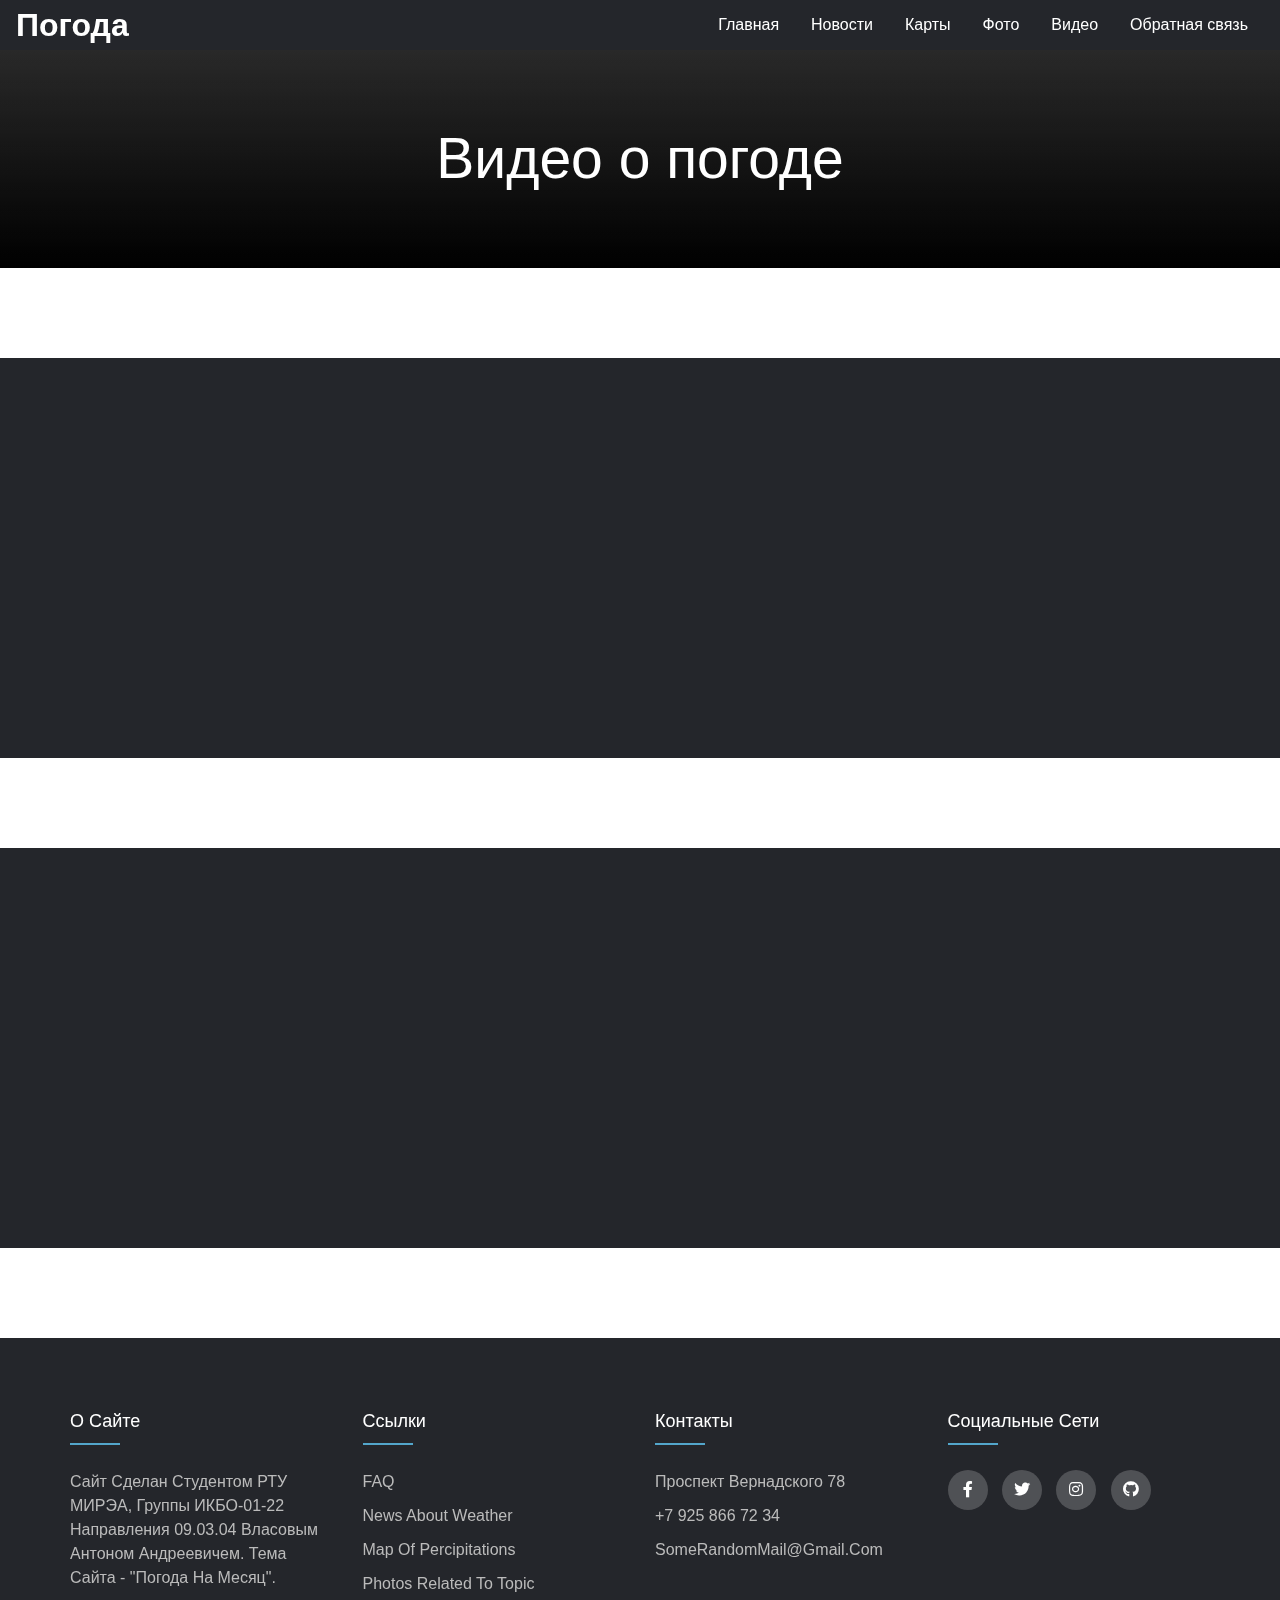
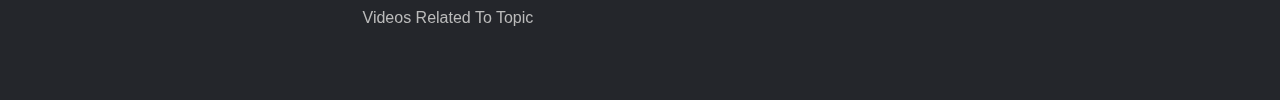
<file: Videos.html>
<!DOCTYPE html>
<html lang="ru">
<head>
    <meta charset="UTF-8">
    <meta name="viewport" content="width=device-width, initial-scale=1.0">
    <link rel="stylesheet" type="text/css" href="https://cdnjs.cloudflare.com/ajax/libs/font-awesome/5.15.1/css/all.min.css">
    <link rel="stylesheet" href="Videos.css">
    <title>Курсовая работа</title>
</head>
<body>
    <header>
        <meta name="viewport" content="width=device-width, initial-scale=1">
        <section class="top-nav">
            <div>
                <h1>Погода</h1>
            </div>
            <input id="menu-toggle" type="checkbox" />
            <label class='menu-button-container' for="menu-toggle">
            <div class='menu-button'></div>
            </label>
            <ul class="menu">
                <li><a href="index.html" class="menU">Главная</a></li>
                <li><a href="News.html" class="menU">Новости</a></li>
                <li><a href="Maps.html" class="menU">Карты</a></li>
                <li><a href="Photos.html" class="menU">Фото</a></li>
                <li><a href="#" class="menU">Видео</a></li>
                <li><a href="contact.html" class="menU">Обратная связь</a></li>
            </ul>
        </section>
    </header>


    <div class="content">
        <section class="inner-slider ">
            <div class="container">
                <h2 class="title">Видео о погоде</h2>
            </div>
            <div class='clouds'>
                <div class='clouds-1'></div>
                <div class='clouds-2'></div>
                <div class='clouds-3'></div>
            </div>
        </section>

        <div class="spaceAbove"></div>

        <div class="Videos">
            <div class="Elem">
                <iframe width="560" height="315" src="https://www.youtube.com/embed/nD_x1S-rUOo?si=hzl5hOyA08x8EmW3" title="YouTube video player" frameborder="0" allow="accelerometer; autoplay; clipboard-write; encrypted-media; gyroscope; picture-in-picture; web-share" allowfullscreen></iframe>
            </div>
            <div class="Elem">
                <iframe width="560" height="315" src="https://www.youtube.com/embed/OfTg_As7BZ4?si=zfa8TIk5kZzZeuJp" title="YouTube video player" frameborder="0" allow="accelerometer; autoplay; clipboard-write; encrypted-media; gyroscope; picture-in-picture; web-share" allowfullscreen></iframe>
            </div>
            <div class="Elem">
                <iframe width="560" height="315" src="https://www.youtube.com/embed/UnKKZBG-4EE?si=V1pQ15BSwlEsWXsT" title="YouTube video player" frameborder="0" allow="accelerometer; autoplay; clipboard-write; encrypted-media; gyroscope; picture-in-picture; web-share" allowfullscreen></iframe>
            </div>
            <div class="Elem">
                <iframe width="560" height="315" src="https://www.youtube.com/embed/8DyM-Y7XUG8?si=0UhaFCan30s4KRDg" title="YouTube video player" frameborder="0" allow="accelerometer; autoplay; clipboard-write; encrypted-media; gyroscope; picture-in-picture; web-share" allowfullscreen></iframe>
            </div>
            <div class="Elem">
                <iframe width="560" height="315" src="https://www.youtube.com/embed/WV5Lf6pkl4M?si=8Oiy332jyn4hQu_3" title="YouTube video player" frameborder="0" allow="accelerometer; autoplay; clipboard-write; encrypted-media; gyroscope; picture-in-picture; web-share" allowfullscreen></iframe>
            </div>
        </div>

        <div class="spaceAbove"></div>

        <div class="Videos">
            <div class="Elem">
                <iframe width="560" height="315" src="https://www.youtube.com/embed/U1KAcvgK6Sk?si=V2PkzSghAfJR9Ex7" title="YouTube video player" frameborder="0" allow="accelerometer; autoplay; clipboard-write; encrypted-media; gyroscope; picture-in-picture; web-share" allowfullscreen></iframe>
            </div>
            <div class="Elem">
                <iframe width="560" height="315" src="https://www.youtube.com/embed/btzREzRnCVA?si=Ou9Sh7mC7_xRPrZJ" title="YouTube video player" frameborder="0" allow="accelerometer; autoplay; clipboard-write; encrypted-media; gyroscope; picture-in-picture; web-share" allowfullscreen></iframe>
            </div>
            <div class="Elem">
                <iframe width="560" height="315" src="https://www.youtube.com/embed/H9ZB311vsRo?si=nV7L7yx4dGNQ50E7" title="YouTube video player" frameborder="0" allow="accelerometer; autoplay; clipboard-write; encrypted-media; gyroscope; picture-in-picture; web-share" allowfullscreen></iframe>
            </div>
            <div class="Elem">
                <iframe width="560" height="315" src="https://www.youtube.com/embed/M0azJd3-HWI?si=4zZ0n3Im3saqxQUM" title="YouTube video player" frameborder="0" allow="accelerometer; autoplay; clipboard-write; encrypted-media; gyroscope; picture-in-picture; web-share" allowfullscreen></iframe>
            </div>
            <div class="Elem">
                <iframe width="560" height="315" src="https://www.youtube.com/embed/JtaBcJkK184?si=uspGXHgIU6PLnfbX" title="YouTube video player" frameborder="0" allow="accelerometer; autoplay; clipboard-write; encrypted-media; gyroscope; picture-in-picture; web-share" allowfullscreen></iframe>
            </div>
        </div>
        <div class="spaceAbove"></div>

    </div>


    <footer class="footer">
        <div class="container">
            <div class="row">
                <div class="footer-col">
                    <h4>О сайте</h4>
                    <ul>
                        <li><a href="#">Сайт сделан студентом РТУ МИРЭА, группы ИКБО-01-22 направления 09.03.04 Власовым Антоном Андреевичем. Тема сайта - "погода на месяц".</a></li>
                        
                    </ul>
                </div>
                <div class="footer-col">
                    <h4>Ссылки</h4>
                    <ul>
                        <li><a href="#">FAQ</a></li>
                        <li><a href="#">News about weather</a></li>
                        <li><a href="#">Map of percipitations</a></li>
                        <li><a href="#">Photos related to topic</a></li>
                        <li><a href="#">Videos related to topic</a></li>
                    </ul>
                </div>
                <div class="footer-col">
                    <h4>Контакты</h4>
                    <ul>
                        <li><a href="#">Проспект Вернадского 78</a></li>
                        <li><a href="#">+7 925 866 72 34</a></li>
                        <li><a href="#">SomeRandomMail@gmail.com</a></li>
                    </ul>
                </div>
                <div class="footer-col">
                    <h4>Социальные сети</h4>
                    <div class="social-links">
                        <a href="#"><i class="fab fa-facebook-f"></i></a>
                        <a href="#"><i class="fab fa-twitter"></i></a>
                        <a href="#"><i class="fab fa-instagram"></i></a>
                        <a href="#"><i class="fab fa-github"></i></a>
                    </div>
                </div>
            </div>
        </div>
   </footer>
</body>
</file>
<file: styles.css>
@import url(https://fonts.googleapis.com/css?family=Raleway);
h2 {
  vertical-align: center;
  text-align: center;
}

.menU{
    text-decoration: none;
}

html, body {
  margin: 0;
  height: 100%;
}

* {
  box-sizing: border-box;
  padding: 0;
  margin: 0;
  color: #ffffff;
}

.top-nav {
  display: flex;
  flex-direction: row;
  align-items: center;
  justify-content: space-between;
  background: #24262b;
  /* W3C, IE 10+/ Edge, Firefox 16+, Chrome 26+, Opera 12+, Safari 7+ */
  color: #FFF;
  height: 50px;
  padding: 1em;
}

.menu {
  display: flex;
  flex-direction: row;
  list-style-type: none;
  margin: 0;
  padding: 0;
}

.menu > li {
  margin: 0 1rem;
  overflow: hidden;
}

.menu-button-container {
  display: none;
  height: 100%;
  width: 30px;
  cursor: pointer;
  flex-direction: column;
  justify-content: center;
  align-items: center;
}

#menu-toggle {
  display: none;
}

.menu-button,
.menu-button::before,
.menu-button::after {
  display: block;
  background-color: #fff;
  position: absolute;
  height: 4px;
  width: 30px;
  transition: transform 400ms cubic-bezier(0.23, 1, 0.32, 1);
  border-radius: 2px;
}

.menu-button::before {
  content: '';
  margin-top: -8px;
}

.menu-button::after {
  content: '';
  margin-top: 8px;
}

#menu-toggle:checked + .menu-button-container .menu-button::before {
  margin-top: 0px;
  transform: rotate(405deg);
}

#menu-toggle:checked + .menu-button-container .menu-button {
  background: rgba(255, 255, 255, 0);
}

#menu-toggle:checked + .menu-button-container .menu-button::after {
  margin-top: 0px;
  transform: rotate(-405deg);
}

@media (max-width: 850px) {
  .menu-button-container {
    display: flex;
  }
  .menu {
    position: absolute;
    top: 0;
    margin-top: 50px;
    left: 0;
    flex-direction: column;
    width: 100%;
    justify-content: center;
    align-items: center;
  }
  #menu-toggle ~ .menu li {
    height: 0;
    margin: 0;
    padding: 0;
    border: 0;
    transition: height 400ms cubic-bezier(0.23, 1, 0.32, 1);
  }
  #menu-toggle:checked ~ .menu li {
    border: 1px solid #24262b;
    height: 2.5em;
    padding: 0.5em;
    transition: height 400ms cubic-bezier(0.23, 1, 0.32, 1);
  }
  .menu > li {
    display: flex;
    justify-content: center;
    margin: 0;
    padding: 0.5em 0;
    width: 100%;
    color: white;
    background-color: #24262b;
  }
  .menu > li:not(:last-child) {
    border-bottom: 1px solid #444;
  }
}

@import url('https://fonts.googleapis.com/css2?family=Poppins:wght@300;400;500;600;700&display=swap');
body{
	line-height: 1.5;
	font-family: 'Poppins', sans-serif;
}
*{
	margin:0;
	padding:0;
	box-sizing: border-box;
}
.container{
	max-width: 1170px;
	margin:auto;
}
.row{
	display: flex;
	flex-wrap: wrap;
}
ul{
	list-style: none;
}
.footer{
	background-color: #24262b;
    padding: 70px 0;
}
.footer-col{
   width: 25%;
   padding: 0 15px;
}
.footer-col h4{
	font-size: 18px;
	color: #ffffff;
	text-transform: capitalize;
	margin-bottom: 35px;
	font-weight: 500;
	position: relative;
}
.footer-col h4::before{
	content: '';
	position: absolute;
	left:0;
	bottom: -10px;
	background-color: #53a6cb;
	height: 2px;
	box-sizing: border-box;
	width: 50px;
}
.footer-col ul li:not(:last-child){
	margin-bottom: 10px;
}
.footer-col ul li a{
	font-size: 16px;
	text-transform: capitalize;
	color: #ffffff;
	text-decoration: none;
	font-weight: 300;
	color: #bbbbbb;
	display: block;
	transition: all 0.3s ease;
}
.footer-col ul li a:hover{
	color: #ffffff;
	padding-left: 8px;
}
.footer-col .social-links a{
	display: inline-block;
	height: 40px;
	width: 40px;
	background-color: rgba(255,255,255,0.2);
	margin:0 10px 10px 0;
	text-align: center;
	line-height: 40px;
	border-radius: 50%;
	color: #ffffff;
	transition: all 0.5s ease;
}
.footer-col .social-links a:hover{
	color: #24262b;
	background-color: #ffffff;
}

/*responsive*/
@media(max-width: 767px){
  .footer-col{
    width: 50%;
    margin-bottom: 30px;
}
}
@media(max-width: 574px){
  .footer-col{
    width: 100%;
}
}

/* конец футера и хэдера */
.welcome{
    height: 50vh;
    text-align: center;
}

.BlackText{
    color: black;
    text-align: center;
}
.greyText{
    color:#b3b3b3;
    text-align: center;
}
.spaceAbove{
    height: 30vh;
}
.headerSpace{
    height: 5vh;
}
.searchBox{
    display: flex;
    justify-content: center;
}


.search-container {
    max-width: 500px;
    margin: 50px auto;
    background-color: #fff;
    border-radius: 20px;
    box-shadow: 0 0 10px rgba(0, 0, 0, 0.1);
    padding: 10px;
    display: flex;
    align-items: center;
}

#city-search {
    flex: 1;
    padding: 10px;
    border: none;
    border-radius: 20px;
    font-size: 16px;
    outline: none;
}

#search-button {
    background-color: white;
    color: #fff;
    border: none;
    padding: 10px;
    border-radius: 20px;
    cursor: pointer;
    font-size: 16px;
}

.inputCity{
    color: black;
}


.wrapper{
    max-height: 360px;
    display: flex;
    overflow-x: auto;
}
.itemFC{
    display: flex;
    flex-direction: column;
}
.time{
    height: 30vh;
}
.imgg{
    position: relative;
}
.wrapper .itemFC{
    min-width: 300px;
    height: 350px;
    line-height: 350px;
    text-align: center;
    background: -webkit-gradient(linear, left bottom, left top, from(#3594bf), to(rgba(255, 255, 255, 0))), #53a6cb;
    background: linear-gradient(360deg, #3594bf 0%, rgba(255, 255, 255, 0) 100%), #53a6cb;
}



.card{
    min-width: 320px;
    height: 380px;
    width: 300px;
    background-color: rgba(255,255,255,0.06);
    margin: 10px;
    left: 0;
    right: 0;
    top: 0;
    bottom: 0;
    backdrop-filter: blur(20px);
    border: 1px solid rgba(255,255,255,0.1);
    box-shadow: 20px 20px 22px rgba(0,0,0,0.2);
    border-radius: 8px;
    font-family: 'Poppins',sans-serif;
    color: #fcfcfc;
}
.C4{
    letter-spacing: 4px;
    font-weight: 600;
    font-size: 18px;
    text-align: center;
    margin: 25px 0 10px 0;
}
.C6{
    text-align: center;
    color: #b3b3b3;
    font-size: 15px;
    letter-spacing: 5px;
    font-weight: 300;
    margin-bottom: 25px;
}
.card img{
    width: 22%;
    margin-left: 39%;
}
.C1{
    letter-spacing: 2px;
    text-align: center;
    font-size: 50px;
    font-weight: 300;
}
.container{
    width: 70%;
    margin-left: 15%;
    display: grid;
    grid-template-columns: auto auto;
    margin-top: 30px;
}
.details{
    text-align: center;
    font-size: 13px;
    letter-spacing: 1px;
    font-weight: 600;
}
.details span{
    color: #b3b3b3;
}
.details:first-child{
    border-right: 2px solid #fcfcfc;
}

.temp{
    height: 400px;
    background-color: #3594bf;
    display: flex;
    overflow-x: auto;
}

.weeklyUpdate{
    text-align: center;
}

.lilspace{
    height: 15vh;
}


body {
    margin: 0;
    font-family: 'Muli', sans-serif;
    -webkit-box-sizing: border-box;
    box-sizing: border-box;
    overflow-x: hidden;
  }
  
  
  .carousel {
    width: 100%;
    overflow-x: scroll;
    padding: 30px;
    padding-top: 80px;
    position: relative;
    -webkit-box-sizing: border-box;
    box-sizing: border-box;
  }
  
  .carousel__container {
    white-space: nowrap;
    margin: 70px 0px;
    padding-bottom: 10px;
    display: inline-block;
  }
  
  .categories__title {
   color: rgb(77, 55, 102);
    font-size: 28px;
    position: absolute;
    padding-left: 30px;
  }
  
  .carousel-item {
    width: 200px;
    height: 250px;
    border-radius: 20px;
    background-color: #95bcd6;
    overflow: hidden;
    margin-right: 10px;
    margin-top: 70px;
    display: inline-block;
    cursor: pointer;
    -webkit-transition: 1000ms all;
    transition: 1000ms all;
    -webkit-transform-origin: center left;
    transform-origin: center left;
    position: relative;
  }
  
  .carousel-item:hover ~ .carousel-item {
    -webkit-transform: translate3d(100px, 0, 0);
    transform: translate3d(100px, 0, 0);
  }
  
  .carousel__container:hover .carousel-item {
    opacity: 0.3;
  }
  
  .carousel__container:hover .carousel-item:hover {
    -webkit-transform: scale(1.5);
    transform: scale(1.5);
    opacity: 1;
  }
  
  .carousel-item__img {
    width: 200px;
    height: 250px;
    -o-object-fit: cover;
    object-fit: cover;
  }
  
  .carousel-item__details {
    background: -webkit-gradient(
      linear,
      left bottom,
      left top,
      from(rgba(0, 0, 0, 0.9)),
      to(rgba(0, 0, 0, 0))
    );
    background: linear-gradient(
      to top,
      rgba(0, 0, 0, 0.9) 0%,
      rgba(0, 0, 0, 0) 100%
    );
    font-size: 10px;
    opacity: 0;
    -webkit-transition: 450ms opacity;
    transition: 450ms opacity;
    padding: 10px;
    position: absolute;
    top: 0;
    left: 0;
    right: 0;
    bottom: 0;
  }
  
  .carousel-item__details:hover {
    opacity: 1;
  }
  
  .carousel-item__details span {
    /* width: 10px;
    height: 10px; */
    font-size: 1.5rem;
    color: #53a6cb;
    /* background-color: white; */
  }
  
  .carousel-item__details .controls {
    padding-top: 180px;
  }
  
  .carousel-item__details .carousel-item__details--title,
  .carousel-item__details--subtitle {
    color: #fff;
    font-size: 1.0rem;
  }
</file>
<file: styles/main.css>
* {
  padding: 0;
  margin: 0;
  color: #ffffff;
}

html {
  font-family: Roboto, sans-serif;
}

.firstObj{
  display: flex;
  justify-content: center;
}

.weather {
  width: 100%;
  min-height: 100vh;
}

html[data-theme="day"] .weather,
.weather {
  background: -webkit-gradient(linear, left bottom, left top, from(#3594bf), to(rgba(255, 255, 255, 0))), #53a6cb;
  background: linear-gradient(360deg, #3594bf 0%, rgba(255, 255, 255, 0) 100%), #53a6cb;
}

html[data-theme="night"] .weather {
  background: -webkit-gradient(linear, left bottom, left top, from(#55707e), to(rgba(255, 255, 255, 0))), #042232;
  background: linear-gradient(360deg, #55707e 0%, rgba(255, 255, 255, 0) 100%), #042232;
}

.weather__inner {
  max-width: 900px;
  margin: 0 auto;
  padding: 1em;
}

.current {
  text-align: center;
  margin-bottom: 2em;
}

.current__city {
  font-size: 3em;
}

.current__description {
  font-size: 1.5em;
}

.current__temperature {
  font-size: 4em;
}

.forecast {
  display: -webkit-box;
  display: -ms-flexbox;
  display: flex;
  -webkit-box-pack: justify;
      -ms-flex-pack: justify;
          justify-content: space-between;
  margin-bottom: 2em;
}

.forecast__item {
  text-align: center;
}

.forecast__time, .forecast__icon {
  margin-bottom: 1em;
}

.forecast__icon {
  width: 50px;
  height: 50px;
}

.forecast__temperature {
  font-size: 1.5em;
}

.details__row {
  display: -webkit-box;
  display: -ms-flexbox;
  display: flex;
  -webkit-box-pack: justify;
      -ms-flex-pack: justify;
          justify-content: space-between;
  margin-bottom: 2em;
}

.details__item {
  -webkit-box-flex: 1;
      -ms-flex: 1;
          flex: 1;
}

.details__name {
  margin-bottom: 1em;
}

.details__value {
  font-size: 1.5em;
}

html.transition,
html.transition * {
  -webkit-transition: all 2000ms !important;
  transition: all 2000ms !important;
  -webkit-transition-delay: 0 !important;
          transition-delay: 0 !important;
}

.icon__01d,
.icon__01n,
.icon__02d,
.icon__02n,
.icon__03d,
.icon__03n,
.icon__04d,
.icon__04n,
.icon__09d,
.icon__09n,
.icon__10d,
.icon__10n,
.icon__11n,
.icon__11n,
.icon__13d,
.icon__13n,
.icon__50d,
.icon__50n {
  background-size: 50px;
  background-repeat: no-repeat;
}

.icon__01d,
.icon__01n {
  background-image: url("../images/13d.png");
}

.icon__02d,
.icon__02n {
  background-image: url("../images/13d.png");
}

.icon__03d,
.icon__03n {
  background-image: url("../images/03d.png");
}

.icon__04d,
.icon__04n {
  background-image: url("../images/04d.png");
}

.icon__09d,
.icon__09n {
  background-image: url("../images/09d.png");
}

.icon__10d,
.icon__10n {
  background-image: url("../images/10d.png");
}

.icon__11n,
.icon__11n {
  background-image: url("../images/11d.png");
}

.icon__13d,
.icon__13n {
  background-image: url("../images/13d.png");
}

.icon__50d,
.icon__50n {
  background-image: url("../images/50d.png");
}
/*# sourceMappingURL=main.css.map */
</file>
<file: contact.css>
@import url(https://fonts.googleapis.com/css?family=Raleway);
h2 {
  vertical-align: center;
  text-align: center;
}

html, body {
  margin: 0;
  height: 100%;
}

* {
  box-sizing: border-box;
  padding: 0;
  margin: 0;
  color: #ffffff;
}

.top-nav {
  display: flex;
  flex-direction: row;
  align-items: center;
  justify-content: space-between;
  background: #24262b;
  /* W3C, IE 10+/ Edge, Firefox 16+, Chrome 26+, Opera 12+, Safari 7+ */
  color: #FFF;
  height: 50px;
  padding: 1em;
}

.menu {
  display: flex;
  flex-direction: row;
  list-style-type: none;
  margin: 0;
  padding: 0;
}

.menu > li {
  margin: 0 1rem;
  overflow: hidden;
}

.menu-button-container {
  display: none;
  height: 100%;
  width: 30px;
  cursor: pointer;
  flex-direction: column;
  justify-content: center;
  align-items: center;
}

#menu-toggle {
  display: none;
}

.menu-button,
.menu-button::before,
.menu-button::after {
  display: block;
  background-color: #fff;
  position: absolute;
  height: 4px;
  width: 30px;
  transition: transform 400ms cubic-bezier(0.23, 1, 0.32, 1);
  border-radius: 2px;
}

.menu-button::before {
  content: '';
  margin-top: -8px;
}

.menu-button::after {
  content: '';
  margin-top: 8px;
}

#menu-toggle:checked + .menu-button-container .menu-button::before {
  margin-top: 0px;
  transform: rotate(405deg);
}

#menu-toggle:checked + .menu-button-container .menu-button {
  background: rgba(255, 255, 255, 0);
}

#menu-toggle:checked + .menu-button-container .menu-button::after {
  margin-top: 0px;
  transform: rotate(-405deg);
}

@media (max-width: 850px) {
  .menu-button-container {
    display: flex;
  }
  .menu {
    position: absolute;
    top: 0;
    margin-top: 50px;
    left: 0;
    flex-direction: column;
    width: 100%;
    justify-content: center;
    align-items: center;
    z-index: 10;
  }
  #menu-toggle ~ .menu li {
    height: 0;
    margin: 0;
    padding: 0;
    border: 0;
    transition: height 400ms cubic-bezier(0.23, 1, 0.32, 1);
  }
  #menu-toggle:checked ~ .menu li {
    border: 1px solid #24262b;
    height: 2.5em;
    padding: 0.5em;
    transition: height 400ms cubic-bezier(0.23, 1, 0.32, 1);
  }
  .menu > li {
    display: flex;
    justify-content: center;
    margin: 0;
    padding: 0.5em 0;
    width: 100%;
    color: white;
    background-color: #24262b;
  }
  .menu > li:not(:last-child) {
    border-bottom: 1px solid #444;
  }
}

@import url('https://fonts.googleapis.com/css2?family=Poppins:wght@300;400;500;600;700&display=swap');
body{
	line-height: 1.5;
	font-family: 'Poppins', sans-serif;
}
*{
	margin:0;
	padding:0;
	box-sizing: border-box;
}
.container{
	max-width: 1170px;
	margin:auto;
}
.row{
	display: flex;
	flex-wrap: wrap;
}
ul{
	list-style: none;
}
.footer{
	background-color: #24262b;
    padding: 70px 0;
}
.footer-col{
   width: 25%;
   padding: 0 15px;
}
.footer-col h4{
	font-size: 18px;
	color: #ffffff;
	text-transform: capitalize;
	margin-bottom: 35px;
	font-weight: 500;
	position: relative;
}
.footer-col h4::before{
	content: '';
	position: absolute;
	left:0;
	bottom: -10px;
	background-color: #53a6cb;
	height: 2px;
	box-sizing: border-box;
	width: 50px;
}
.footer-col ul li:not(:last-child){
	margin-bottom: 10px;
}
.footer-col ul li a{
	font-size: 16px;
	text-transform: capitalize;
	color: #ffffff;
	text-decoration: none;
	font-weight: 300;
	color: #bbbbbb;
	display: block;
	transition: all 0.3s ease;
}
.footer-col ul li a:hover{
	color: #ffffff;
	padding-left: 8px;
}
.footer-col .social-links a{
	display: inline-block;
	height: 40px;
	width: 40px;
	background-color: rgba(255,255,255,0.2);
	margin:0 10px 10px 0;
	text-align: center;
	line-height: 40px;
	border-radius: 50%;
	color: #ffffff;
	transition: all 0.5s ease;
}
.footer-col .social-links a:hover{
	color: #24262b;
	background-color: #ffffff;
}

/*responsive*/
@media(max-width: 767px){
  .footer-col{
    width: 50%;
    margin-bottom: 30px;
}
}
@media(max-width: 574px){
  .footer-col{
    width: 100%;
}
}
.menU{
  text-decoration: none;
}





.inner-slider {
  position: relative;
  overflow: hidden;
  background: -webkit-gradient(linear, 50% 0%, 50% 100%, color-stop(0%, #333333), color-stop(100%, #000000));
  background: -moz-linear-gradient(#333333, #000000);
  background: -webkit-linear-gradient(#333333, #000000);
  background: linear-gradient(#333333, #000000);
  text-align: center;
  vertical-align: middle;
  z-index: 1;
}
.inner-slider .title {
  position: relative;
  padding: 66px 0;
  color: #FFFFFF;
  font-weight: 500;
  font-size: 57px;
  margin: 0;
  z-index: 999;
  text-align: center;
}
@media (max-width: 490px) {
  .inner-slider .title {
    font-size: 32px;
    padding: 48px 0;
  }
}
.inner-slider .clouds {
  filter: progid:DXImageTransform.Microsoft.Alpha(Opacity=40);
  opacity: 0.4;
  pointer-events: none;
  position: absolute;
  overflow: hidden;
  top: 0;
  left: 0;
  right: 0;
  height: 100%;
}
.inner-slider .clouds .clouds-1,
.inner-slider .clouds .clouds-2,
.inner-slider .clouds .clouds-3 {
  background-repeat: repeat-x;
  position: absolute;
  top: 0;
  right: 0;
  left: 0;
  height: 500px;
}
.inner-slider .clouds .clouds-3 {
  background-image: url("https://s.cdpn.io/15514/clouds_3.png");
  animation: clouds-loop-3 60s infinite linear;
}
.inner-slider .clouds .clouds-1 {
  background-image: url("https://s.cdpn.io/15514/clouds_2.png");
  animation: clouds-loop-1 55s infinite linear;
}
.inner-slider .clouds .clouds-2 {
  background-image: url("https://s.cdpn.io/15514/clouds_1.png");
  animation: clouds-loop-2 50s infinite linear;
}
.inner-slider::before {
  content: "";
  position: absolute;
  left: 0;
  top: 0;
  width: 100%;
  height: 100%;
  background: linear-gradient(0deg, rgba(0, 0, 0, 0.2), rgba(0, 0, 0, 0.2));
}
@keyframes clouds-loop-1 {
  to {
    background-position: -1000px 0;
  }
}
@keyframes clouds-loop-2 {
  to {
    background-position: -1000px 0;
  }
}
@keyframes clouds-loop-3 {
  to {
    background-position: -1579px 0;
  }
}


.spaceAbove{
  height: 10vh;
}


.containerr{
  position: relative;
  top: 100px;
  width: 400px;
  height: 80%;
  background: rgba(255,255,255,0.1);
  border-radius: 10px;
  display: flex;
  justify-content: center;
  align-items: center;
  backdrop-filter: blur(5px);
  box-shadow: 0 25px 45px rgb(0,0,0,0.1);
  border: 1px solid rgb(255,255,255,0.5);
  border-right: 1px solid rgb(255,255,255,0.2);
  border-bottom: 1px solid rgb(255,255,255,0.2);
}

.form{
  position: relative;
  width: 100%;
  height: 100%;
  padding: 40px;
}

.form h2{
  position: relative;
  color: black;
  font-size: 30px;
  font-weight: 600;
  letter-spacing: 1px;
  margin-bottom: 40px;
  text-align: center;
}

.form h2:before{
  content: '';
  position: absolute;
  left: 76px;
  bottom: -10px;
  width: 80px;
  height: 4px;
  background: #53a6cb;
}

.form .inputBx{
  width: 100%;
  margin-top: 20px;
}

.form .inputBx input{
   width: 100%;
   background: rgba(255,255,255,0.2);
   border: none;
   outline: none;
   padding: 10px 20px;
   border-radius: 35px;
   border: 1px solid rgb(255,255,255,0.5);
   border-right: 1px solid rgb(255,255,255,0.2);
   border-bottom: 1px solid rgb(255,255,255,0.2);
   font-size: 16px;
   letter-spacing: 1px;
   color: black;
   box-shadow: 0 5px 15px rgb(0,0,0,0.05);
}

.form .inputBx textarea{
  width: 315px;
  height: 140px;
  resize: none;
  background: rgba(255,255,255,0.2);
  border: none;
  outline: none;
  padding: 10px 20px;
  border-radius: 15px;
  border: 1px solid rgb(255,255,255,0.5);
  border-right: 1px solid rgb(255,255,255,0.2);
  border-bottom: 1px solid rgb(255,255,255,0.2);
  font-size: 16px;
  letter-spacing: 1px;
  color: black !important;
  box-shadow: 0 5px 15px rgb(0,0,0,0.05);
}

.form .inputBx input::placeholder{
  color: black;
}

.form .inputBx textarea::placeholder{
  color: black;
}

.form .inputBx input[type="submit"]{
  background: #53a6cb;
  color: black;
  max-width: 150px;
  cursor: pointer;
  margin-bottom: 20px;
  margin-left: 80px;
  font-weight: 600;
  transition: .5s ease-in-out;
}

.form .inputBx input[type="submit"]:hover{
  background: rgba(255,255,255,0.2);
  color: black;
  font-weight: 600;
}

.text{
  margin-top: 5px;
  color: black;
}

.text a{
  margin-top: 5px;
  color: black;
}

.formm{
  height: 800px;
  display: flex;
  background-image: url("Photos/bg-4.png");
  background-repeat: no-repeat;
  justify-content: center;
}
</file>
<file: Maps.css>
@import url(https://fonts.googleapis.com/css?family=Raleway);
h2 {
  vertical-align: center;
  text-align: center;
}

html, body {
  margin: 0;
  height: 100%;
}

* {
  box-sizing: border-box;
  padding: 0;
  margin: 0;
  color: #ffffff;
}

.top-nav {
  display: flex;
  flex-direction: row;
  align-items: center;
  justify-content: space-between;
  background: #24262b;
  /* W3C, IE 10+/ Edge, Firefox 16+, Chrome 26+, Opera 12+, Safari 7+ */
  color: #FFF;
  height: 50px;
  padding: 1em;
}

.menu {
  display: flex;
  flex-direction: row;
  list-style-type: none;
  margin: 0;
  padding: 0;
}

.menu > li {
  margin: 0 1rem;
  overflow: hidden;
}

.menu-button-container {
  display: none;
  height: 100%;
  width: 30px;
  cursor: pointer;
  flex-direction: column;
  justify-content: center;
  align-items: center;
}

#menu-toggle {
  display: none;
}

.menu-button,
.menu-button::before,
.menu-button::after {
  display: block;
  background-color: #fff;
  position: absolute;
  height: 4px;
  width: 30px;
  transition: transform 400ms cubic-bezier(0.23, 1, 0.32, 1);
  border-radius: 2px;
}

.menu-button::before {
  content: '';
  margin-top: -8px;
}

.menu-button::after {
  content: '';
  margin-top: 8px;
}

#menu-toggle:checked + .menu-button-container .menu-button::before {
  margin-top: 0px;
  transform: rotate(405deg);
}

#menu-toggle:checked + .menu-button-container .menu-button {
  background: rgba(255, 255, 255, 0);
}

#menu-toggle:checked + .menu-button-container .menu-button::after {
  margin-top: 0px;
  transform: rotate(-405deg);
}

@media (max-width: 850px) {
  .menu-button-container {
    display: flex;
  }
  .menu {
    position: absolute;
    top: 0;
    margin-top: 50px;
    left: 0;
    flex-direction: column;
    width: 100%;
    justify-content: center;
    align-items: center;
    z-index: 10;
  }
  #menu-toggle ~ .menu li {
    height: 0;
    margin: 0;
    padding: 0;
    border: 0;
    transition: height 400ms cubic-bezier(0.23, 1, 0.32, 1);
  }
  #menu-toggle:checked ~ .menu li {
    border: 1px solid #24262b;
    height: 2.5em;
    padding: 0.5em;
    transition: height 400ms cubic-bezier(0.23, 1, 0.32, 1);
  }
  .menu > li {
    display: flex;
    justify-content: center;
    margin: 0;
    padding: 0.5em 0;
    width: 100%;
    color: white;
    background-color: #24262b;
  }
  .menu > li:not(:last-child) {
    border-bottom: 1px solid #444;
  }
}

@import url('https://fonts.googleapis.com/css2?family=Poppins:wght@300;400;500;600;700&display=swap');
body{
	line-height: 1.5;
	font-family: 'Poppins', sans-serif;
}
*{
	margin:0;
	padding:0;
	box-sizing: border-box;
}
.container{
	max-width: 1170px;
	margin:auto;
}
.row{
	display: flex;
	flex-wrap: wrap;
}
ul{
	list-style: none;
}
.footer{
	background-color: #24262b;
    padding: 70px 0;
}
.footer-col{
   width: 25%;
   padding: 0 15px;
}
.footer-col h4{
	font-size: 18px;
	color: #ffffff;
	text-transform: capitalize;
	margin-bottom: 35px;
	font-weight: 500;
	position: relative;
}
.footer-col h4::before{
	content: '';
	position: absolute;
	left:0;
	bottom: -10px;
	background-color: #53a6cb;
	height: 2px;
	box-sizing: border-box;
	width: 50px;
}
.footer-col ul li:not(:last-child){
	margin-bottom: 10px;
}
.footer-col ul li a{
	font-size: 16px;
	text-transform: capitalize;
	color: #ffffff;
	text-decoration: none;
	font-weight: 300;
	color: #bbbbbb;
	display: block;
	transition: all 0.3s ease;
}
.footer-col ul li a:hover{
	color: #ffffff;
	padding-left: 8px;
}
.footer-col .social-links a{
	display: inline-block;
	height: 40px;
	width: 40px;
	background-color: rgba(255,255,255,0.2);
	margin:0 10px 10px 0;
	text-align: center;
	line-height: 40px;
	border-radius: 50%;
	color: #ffffff;
	transition: all 0.5s ease;
}
.footer-col .social-links a:hover{
	color: #24262b;
	background-color: #ffffff;
}

/*responsive*/
@media(max-width: 767px){
  .footer-col{
    width: 50%;
    margin-bottom: 30px;
}
}
@media(max-width: 574px){
  .footer-col{
    width: 100%;
}
}
.menU{
  text-decoration: none;
}





.inner-slider {
  position: relative;
  overflow: hidden;
  background: -webkit-gradient(linear, 50% 0%, 50% 100%, color-stop(0%, #333333), color-stop(100%, #000000));
  background: -moz-linear-gradient(#333333, #000000);
  background: -webkit-linear-gradient(#333333, #000000);
  background: linear-gradient(#333333, #000000);
  text-align: center;
  vertical-align: middle;
  z-index: 1;
}
.inner-slider .title {
  position: relative;
  padding: 66px 0;
  color: #FFFFFF;
  font-weight: 500;
  font-size: 57px;
  margin: 0;
  z-index: 999;
  text-align: center;
}
@media (max-width: 490px) {
  .inner-slider .title {
    font-size: 32px;
    padding: 48px 0;
  }
}
.inner-slider .clouds {
  filter: progid:DXImageTransform.Microsoft.Alpha(Opacity=40);
  opacity: 0.4;
  pointer-events: none;
  position: absolute;
  overflow: hidden;
  top: 0;
  left: 0;
  right: 0;
  height: 100%;
}
.inner-slider .clouds .clouds-1,
.inner-slider .clouds .clouds-2,
.inner-slider .clouds .clouds-3 {
  background-repeat: repeat-x;
  position: absolute;
  top: 0;
  right: 0;
  left: 0;
  height: 500px;
}
.inner-slider .clouds .clouds-3 {
  background-image: url("https://s.cdpn.io/15514/clouds_3.png");
  animation: clouds-loop-3 60s infinite linear;
}
.inner-slider .clouds .clouds-1 {
  background-image: url("https://s.cdpn.io/15514/clouds_2.png");
  animation: clouds-loop-1 55s infinite linear;
}
.inner-slider .clouds .clouds-2 {
  background-image: url("https://s.cdpn.io/15514/clouds_1.png");
  animation: clouds-loop-2 50s infinite linear;
}
.inner-slider::before {
  content: "";
  position: absolute;
  left: 0;
  top: 0;
  width: 100%;
  height: 100%;
  background: linear-gradient(0deg, rgba(0, 0, 0, 0.2), rgba(0, 0, 0, 0.2));
}
@keyframes clouds-loop-1 {
  to {
    background-position: -1000px 0;
  }
}
@keyframes clouds-loop-2 {
  to {
    background-position: -1000px 0;
  }
}
@keyframes clouds-loop-3 {
  to {
    background-position: -1579px 0;
  }
}

.spaceAbove{
  height: 10vh;
}
.desc{
    display: flex;
    justify-content: center;
}
.rainMap{
    color: black;
}

.rainMap1{
    width: 80%;
    height: 80%;
}
.FirstMap{
    display: flex;
    justify-content: center;
}

.Map{
    height: 600px;
    background-color: #24262b;
    display: flex;
    overflow-x: auto;
}
.Elem{
    top: 100px;
    left: 50px;
    margin: 50px;
}

.describ{
    display: flex;
    justify-content: center;
}

.describb{
    color: #555;
    text-align: center;
    width: 80%;
}
</file>
<file: Photos.css>
@import url(https://fonts.googleapis.com/css?family=Raleway);
h2 {
  vertical-align: center;
  text-align: center;
}

html, body {
  margin: 0;
  height: 100%;
}

* {
  box-sizing: border-box;
  padding: 0;
  margin: 0;
  color: #ffffff;
}

.top-nav {
  display: flex;
  flex-direction: row;
  align-items: center;
  justify-content: space-between;
  background: #24262b;
  /* W3C, IE 10+/ Edge, Firefox 16+, Chrome 26+, Opera 12+, Safari 7+ */
  color: #FFF;
  height: 50px;
  padding: 1em;
}

.menu {
  display: flex;
  flex-direction: row;
  list-style-type: none;
  margin: 0;
  padding: 0;
}

.menu > li {
  margin: 0 1rem;
  overflow: hidden;
}

.menu-button-container {
  display: none;
  height: 100%;
  width: 30px;
  cursor: pointer;
  flex-direction: column;
  justify-content: center;
  align-items: center;
}

#menu-toggle {
  display: none;
}

.menu-button,
.menu-button::before,
.menu-button::after {
  display: block;
  background-color: #fff;
  position: absolute;
  height: 4px;
  width: 30px;
  transition: transform 400ms cubic-bezier(0.23, 1, 0.32, 1);
  border-radius: 2px;
}

.menu-button::before {
  content: '';
  margin-top: -8px;
}

.menu-button::after {
  content: '';
  margin-top: 8px;
}

#menu-toggle:checked + .menu-button-container .menu-button::before {
  margin-top: 0px;
  transform: rotate(405deg);
}

#menu-toggle:checked + .menu-button-container .menu-button {
  background: rgba(255, 255, 255, 0);
}

#menu-toggle:checked + .menu-button-container .menu-button::after {
  margin-top: 0px;
  transform: rotate(-405deg);
}

@media (max-width: 850px) {
  .menu-button-container {
    display: flex;
  }
  .menu {
    position: absolute;
    top: 0;
    margin-top: 50px;
    left: 0;
    flex-direction: column;
    width: 100%;
    justify-content: center;
    align-items: center;
    z-index: 10;
  }
  #menu-toggle ~ .menu li {
    height: 0;
    margin: 0;
    padding: 0;
    border: 0;
    transition: height 400ms cubic-bezier(0.23, 1, 0.32, 1);
  }
  #menu-toggle:checked ~ .menu li {
    border: 1px solid #24262b;
    height: 2.5em;
    padding: 0.5em;
    transition: height 400ms cubic-bezier(0.23, 1, 0.32, 1);
  }
  .menu > li {
    display: flex;
    justify-content: center;
    margin: 0;
    padding: 0.5em 0;
    width: 100%;
    color: white;
    background-color: #24262b;
  }
  .menu > li:not(:last-child) {
    border-bottom: 1px solid #444;
  }
}

@import url('https://fonts.googleapis.com/css2?family=Poppins:wght@300;400;500;600;700&display=swap');
body{
	line-height: 1.5;
	font-family: 'Poppins', sans-serif;
}
*{
	margin:0;
	padding:0;
	box-sizing: border-box;
}
.container{
	max-width: 1170px;
	margin:auto;
}
.row{
	display: flex;
	flex-wrap: wrap;
}
ul{
	list-style: none;
}
.footer{
	background-color: #24262b;
    padding: 70px 0;
}
.footer-col{
   width: 25%;
   padding: 0 15px;
}
.footer-col h4{
	font-size: 18px;
	color: #ffffff;
	text-transform: capitalize;
	margin-bottom: 35px;
	font-weight: 500;
	position: relative;
}
.footer-col h4::before{
	content: '';
	position: absolute;
	left:0;
	bottom: -10px;
	background-color: #53a6cb;
	height: 2px;
	box-sizing: border-box;
	width: 50px;
}
.footer-col ul li:not(:last-child){
	margin-bottom: 10px;
}
.footer-col ul li a{
	font-size: 16px;
	text-transform: capitalize;
	color: #ffffff;
	text-decoration: none;
	font-weight: 300;
	color: #bbbbbb;
	display: block;
	transition: all 0.3s ease;
}
.footer-col ul li a:hover{
	color: #ffffff;
	padding-left: 8px;
}
.footer-col .social-links a{
	display: inline-block;
	height: 40px;
	width: 40px;
	background-color: rgba(255,255,255,0.2);
	margin:0 10px 10px 0;
	text-align: center;
	line-height: 40px;
	border-radius: 50%;
	color: #ffffff;
	transition: all 0.5s ease;
}
.footer-col .social-links a:hover{
	color: #24262b;
	background-color: #ffffff;
}

/*responsive*/
@media(max-width: 767px){
  .footer-col{
    width: 50%;
    margin-bottom: 30px;
}
}
@media(max-width: 574px){
  .footer-col{
    width: 100%;
}
}
.menU{
  text-decoration: none;
}





.inner-slider {
  position: relative;
  overflow: hidden;
  background: -webkit-gradient(linear, 50% 0%, 50% 100%, color-stop(0%, #333333), color-stop(100%, #000000));
  background: -moz-linear-gradient(#333333, #000000);
  background: -webkit-linear-gradient(#333333, #000000);
  background: linear-gradient(#333333, #000000);
  text-align: center;
  vertical-align: middle;
  z-index: 1;
}
.inner-slider .title {
  position: relative;
  padding: 66px 0;
  color: #FFFFFF;
  font-weight: 500;
  font-size: 57px;
  margin: 0;
  z-index: 999;
  text-align: center;
}
@media (max-width: 490px) {
  .inner-slider .title {
    font-size: 32px;
    padding: 48px 0;
  }
}
.inner-slider .clouds {
  filter: progid:DXImageTransform.Microsoft.Alpha(Opacity=40);
  opacity: 0.4;
  pointer-events: none;
  position: absolute;
  overflow: hidden;
  top: 0;
  left: 0;
  right: 0;
  height: 100%;
}
.inner-slider .clouds .clouds-1,
.inner-slider .clouds .clouds-2,
.inner-slider .clouds .clouds-3 {
  background-repeat: repeat-x;
  position: absolute;
  top: 0;
  right: 0;
  left: 0;
  height: 500px;
}
.inner-slider .clouds .clouds-3 {
  background-image: url("https://s.cdpn.io/15514/clouds_3.png");
  animation: clouds-loop-3 60s infinite linear;
}
.inner-slider .clouds .clouds-1 {
  background-image: url("https://s.cdpn.io/15514/clouds_2.png");
  animation: clouds-loop-1 55s infinite linear;
}
.inner-slider .clouds .clouds-2 {
  background-image: url("https://s.cdpn.io/15514/clouds_1.png");
  animation: clouds-loop-2 50s infinite linear;
}
.inner-slider::before {
  content: "";
  position: absolute;
  left: 0;
  top: 0;
  width: 100%;
  height: 100%;
  background: linear-gradient(0deg, rgba(0, 0, 0, 0.2), rgba(0, 0, 0, 0.2));
}
@keyframes clouds-loop-1 {
  to {
    background-position: -1000px 0;
  }
}
@keyframes clouds-loop-2 {
  to {
    background-position: -1000px 0;
  }
}
@keyframes clouds-loop-3 {
  to {
    background-position: -1579px 0;
  }
}


.spaceAbove{
  height: 10vh;
}
.Pics{
    border-radius: 2cap;
    padding-bottom: 15px;
}

.rows{
    display: flex;
}
.column{
    padding-left: 15px;
}

.fit-image > div > img{
    width: 100%;
    height: 100%;
}

.img-grid{
    margin-bottom: 15px;
}
</file>
<file: Videos.css>
@import url(https://fonts.googleapis.com/css?family=Raleway);
h2 {
  vertical-align: center;
  text-align: center;
}

html, body {
  margin: 0;
  height: 100%;
}

* {
  box-sizing: border-box;
  padding: 0;
  margin: 0;
  color: #ffffff;
}

.top-nav {
  display: flex;
  flex-direction: row;
  align-items: center;
  justify-content: space-between;
  background: #24262b;
  /* W3C, IE 10+/ Edge, Firefox 16+, Chrome 26+, Opera 12+, Safari 7+ */
  color: #FFF;
  height: 50px;
  padding: 1em;
}

.menu {
  display: flex;
  flex-direction: row;
  list-style-type: none;
  margin: 0;
  padding: 0;
}

.menu > li {
  margin: 0 1rem;
  overflow: hidden;
}

.menu-button-container {
  display: none;
  height: 100%;
  width: 30px;
  cursor: pointer;
  flex-direction: column;
  justify-content: center;
  align-items: center;
}

#menu-toggle {
  display: none;
}

.menu-button,
.menu-button::before,
.menu-button::after {
  display: block;
  background-color: #fff;
  position: absolute;
  height: 4px;
  width: 30px;
  transition: transform 400ms cubic-bezier(0.23, 1, 0.32, 1);
  border-radius: 2px;
}

.menu-button::before {
  content: '';
  margin-top: -8px;
}

.menu-button::after {
  content: '';
  margin-top: 8px;
}

#menu-toggle:checked + .menu-button-container .menu-button::before {
  margin-top: 0px;
  transform: rotate(405deg);
}

#menu-toggle:checked + .menu-button-container .menu-button {
  background: rgba(255, 255, 255, 0);
}

#menu-toggle:checked + .menu-button-container .menu-button::after {
  margin-top: 0px;
  transform: rotate(-405deg);
}

@media (max-width: 850px) {
  .menu-button-container {
    display: flex;
  }
  .menu {
    position: absolute;
    top: 0;
    margin-top: 50px;
    left: 0;
    flex-direction: column;
    width: 100%;
    justify-content: center;
    align-items: center;
    z-index: 10;
  }
  #menu-toggle ~ .menu li {
    height: 0;
    margin: 0;
    padding: 0;
    border: 0;
    transition: height 400ms cubic-bezier(0.23, 1, 0.32, 1);
  }
  #menu-toggle:checked ~ .menu li {
    border: 1px solid #24262b;
    height: 2.5em;
    padding: 0.5em;
    transition: height 400ms cubic-bezier(0.23, 1, 0.32, 1);
  }
  .menu > li {
    display: flex;
    justify-content: center;
    margin: 0;
    padding: 0.5em 0;
    width: 100%;
    color: white;
    background-color: #24262b;
  }
  .menu > li:not(:last-child) {
    border-bottom: 1px solid #444;
  }
}

@import url('https://fonts.googleapis.com/css2?family=Poppins:wght@300;400;500;600;700&display=swap');
body{
	line-height: 1.5;
	font-family: 'Poppins', sans-serif;
}
*{
	margin:0;
	padding:0;
	box-sizing: border-box;
}
.container{
	max-width: 1170px;
	margin:auto;
}
.row{
	display: flex;
	flex-wrap: wrap;
}
ul{
	list-style: none;
}
.footer{
	background-color: #24262b;
    padding: 70px 0;
}
.footer-col{
   width: 25%;
   padding: 0 15px;
}
.footer-col h4{
	font-size: 18px;
	color: #ffffff;
	text-transform: capitalize;
	margin-bottom: 35px;
	font-weight: 500;
	position: relative;
}
.footer-col h4::before{
	content: '';
	position: absolute;
	left:0;
	bottom: -10px;
	background-color: #53a6cb;
	height: 2px;
	box-sizing: border-box;
	width: 50px;
}
.footer-col ul li:not(:last-child){
	margin-bottom: 10px;
}
.footer-col ul li a{
	font-size: 16px;
	text-transform: capitalize;
	color: #ffffff;
	text-decoration: none;
	font-weight: 300;
	color: #bbbbbb;
	display: block;
	transition: all 0.3s ease;
}
.footer-col ul li a:hover{
	color: #ffffff;
	padding-left: 8px;
}
.footer-col .social-links a{
	display: inline-block;
	height: 40px;
	width: 40px;
	background-color: rgba(255,255,255,0.2);
	margin:0 10px 10px 0;
	text-align: center;
	line-height: 40px;
	border-radius: 50%;
	color: #ffffff;
	transition: all 0.5s ease;
}
.footer-col .social-links a:hover{
	color: #24262b;
	background-color: #ffffff;
}

/*responsive*/
@media(max-width: 767px){
  .footer-col{
    width: 50%;
    margin-bottom: 30px;
}
}
@media(max-width: 574px){
  .footer-col{
    width: 100%;
}
}
.menU{
  text-decoration: none;
}





.inner-slider {
  position: relative;
  overflow: hidden;
  background: -webkit-gradient(linear, 50% 0%, 50% 100%, color-stop(0%, #333333), color-stop(100%, #000000));
  background: -moz-linear-gradient(#333333, #000000);
  background: -webkit-linear-gradient(#333333, #000000);
  background: linear-gradient(#333333, #000000);
  text-align: center;
  vertical-align: middle;
  z-index: 1;
}
.inner-slider .title {
  position: relative;
  padding: 66px 0;
  color: #FFFFFF;
  font-weight: 500;
  font-size: 57px;
  margin: 0;
  z-index: 999;
  text-align: center;
}
@media (max-width: 490px) {
  .inner-slider .title {
    font-size: 32px;
    padding: 48px 0;
  }
}
.inner-slider .clouds {
  filter: progid:DXImageTransform.Microsoft.Alpha(Opacity=40);
  opacity: 0.4;
  pointer-events: none;
  position: absolute;
  overflow: hidden;
  top: 0;
  left: 0;
  right: 0;
  height: 100%;
}
.inner-slider .clouds .clouds-1,
.inner-slider .clouds .clouds-2,
.inner-slider .clouds .clouds-3 {
  background-repeat: repeat-x;
  position: absolute;
  top: 0;
  right: 0;
  left: 0;
  height: 500px;
}
.inner-slider .clouds .clouds-3 {
  background-image: url("https://s.cdpn.io/15514/clouds_3.png");
  animation: clouds-loop-3 60s infinite linear;
}
.inner-slider .clouds .clouds-1 {
  background-image: url("https://s.cdpn.io/15514/clouds_2.png");
  animation: clouds-loop-1 55s infinite linear;
}
.inner-slider .clouds .clouds-2 {
  background-image: url("https://s.cdpn.io/15514/clouds_1.png");
  animation: clouds-loop-2 50s infinite linear;
}
.inner-slider::before {
  content: "";
  position: absolute;
  left: 0;
  top: 0;
  width: 100%;
  height: 100%;
  background: linear-gradient(0deg, rgba(0, 0, 0, 0.2), rgba(0, 0, 0, 0.2));
}
@keyframes clouds-loop-1 {
  to {
    background-position: -1000px 0;
  }
}
@keyframes clouds-loop-2 {
  to {
    background-position: -1000px 0;
  }
}
@keyframes clouds-loop-3 {
  to {
    background-position: -1579px 0;
  }
}


.spaceAbove{
  height: 10vh;
}

.Videos{
  height: 400px;
  background-color: #24262b;
  display: flex;
  overflow-x: auto;
}
.Elem{
  left: 50px;
  margin: 50px;
}
</file>
